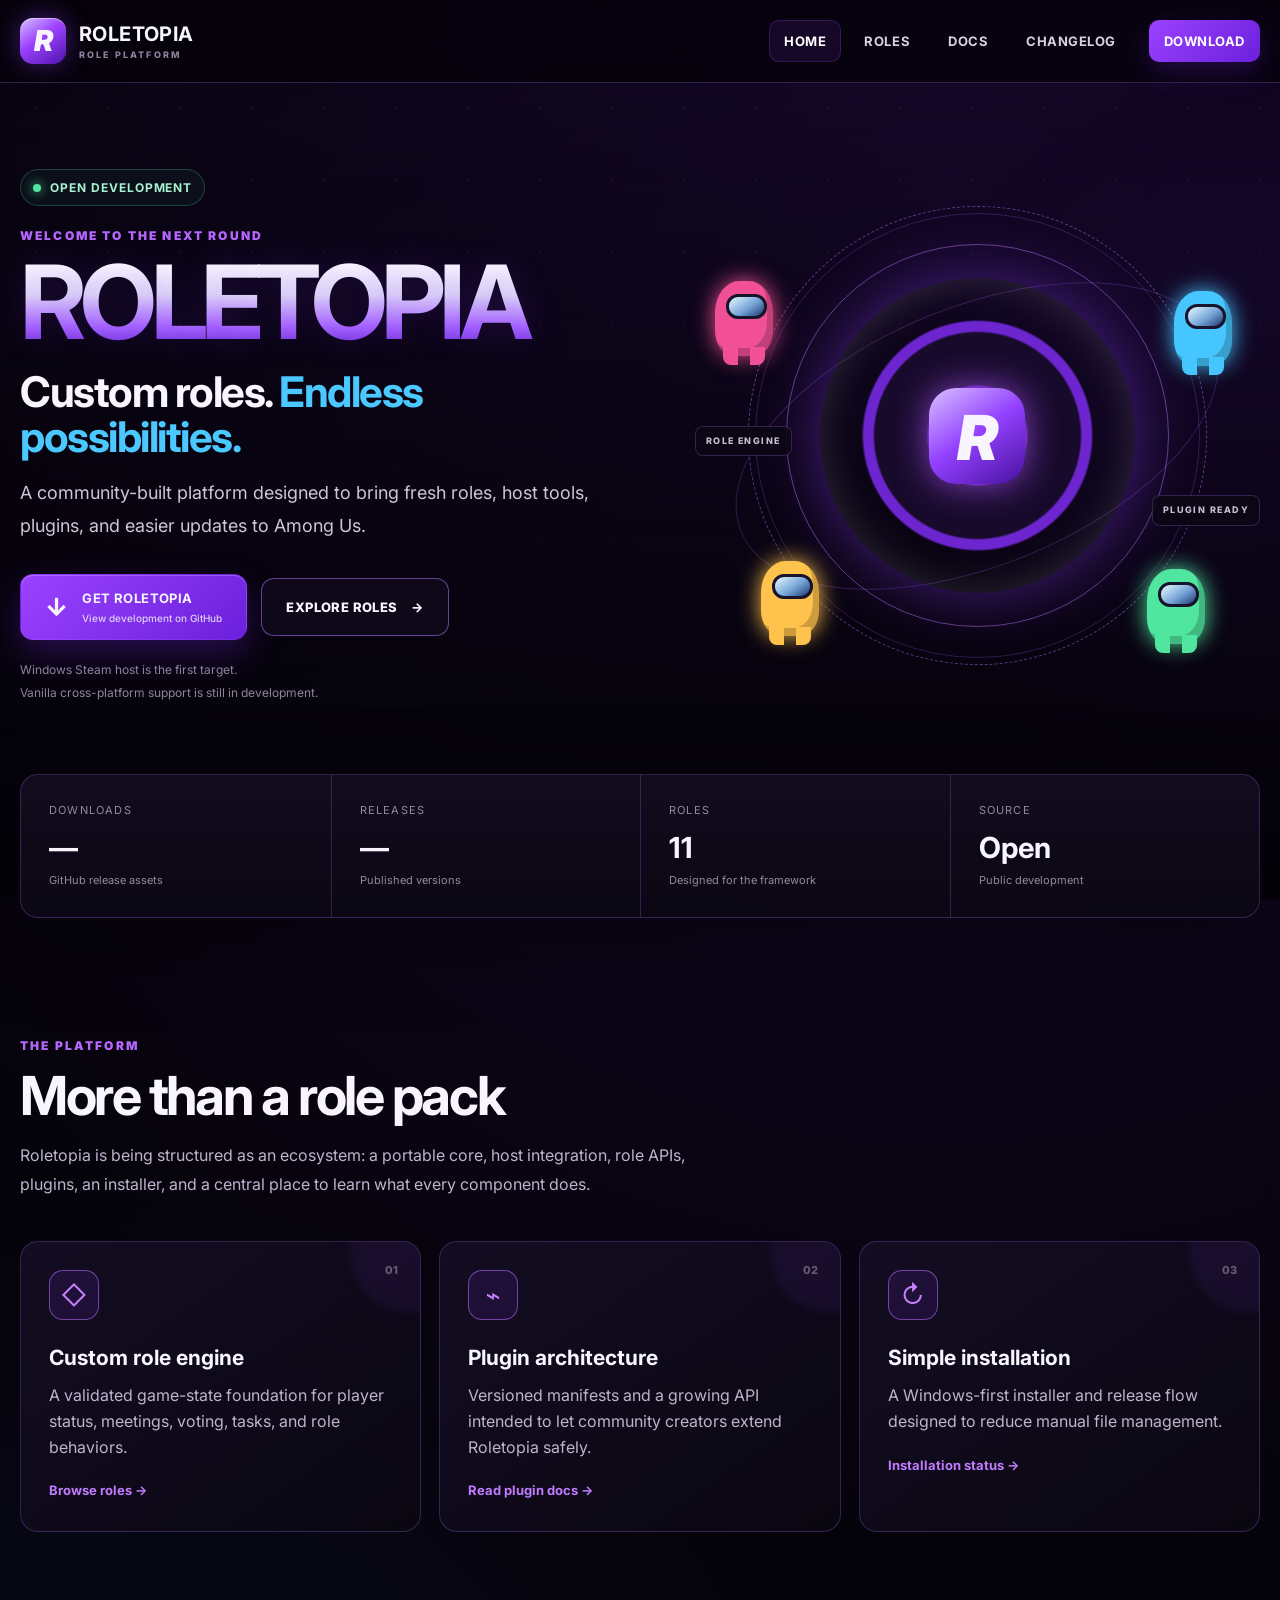
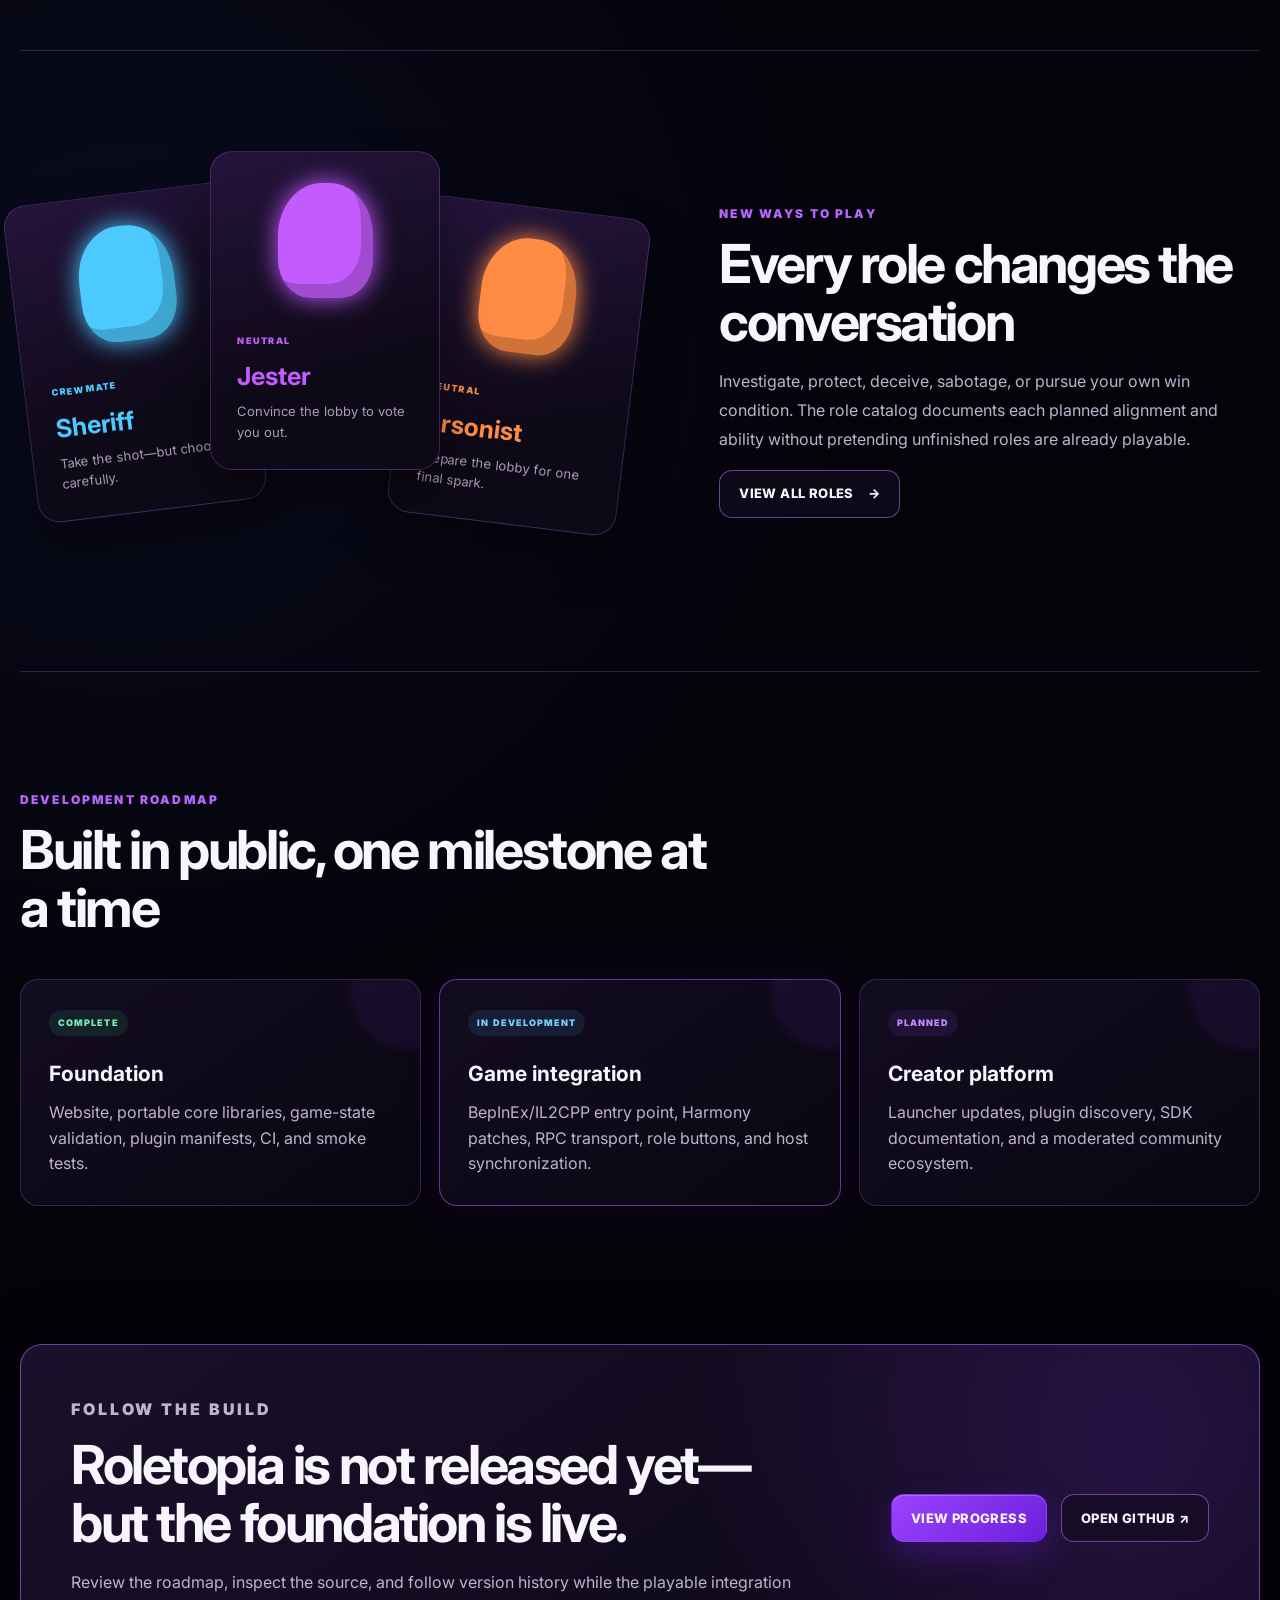
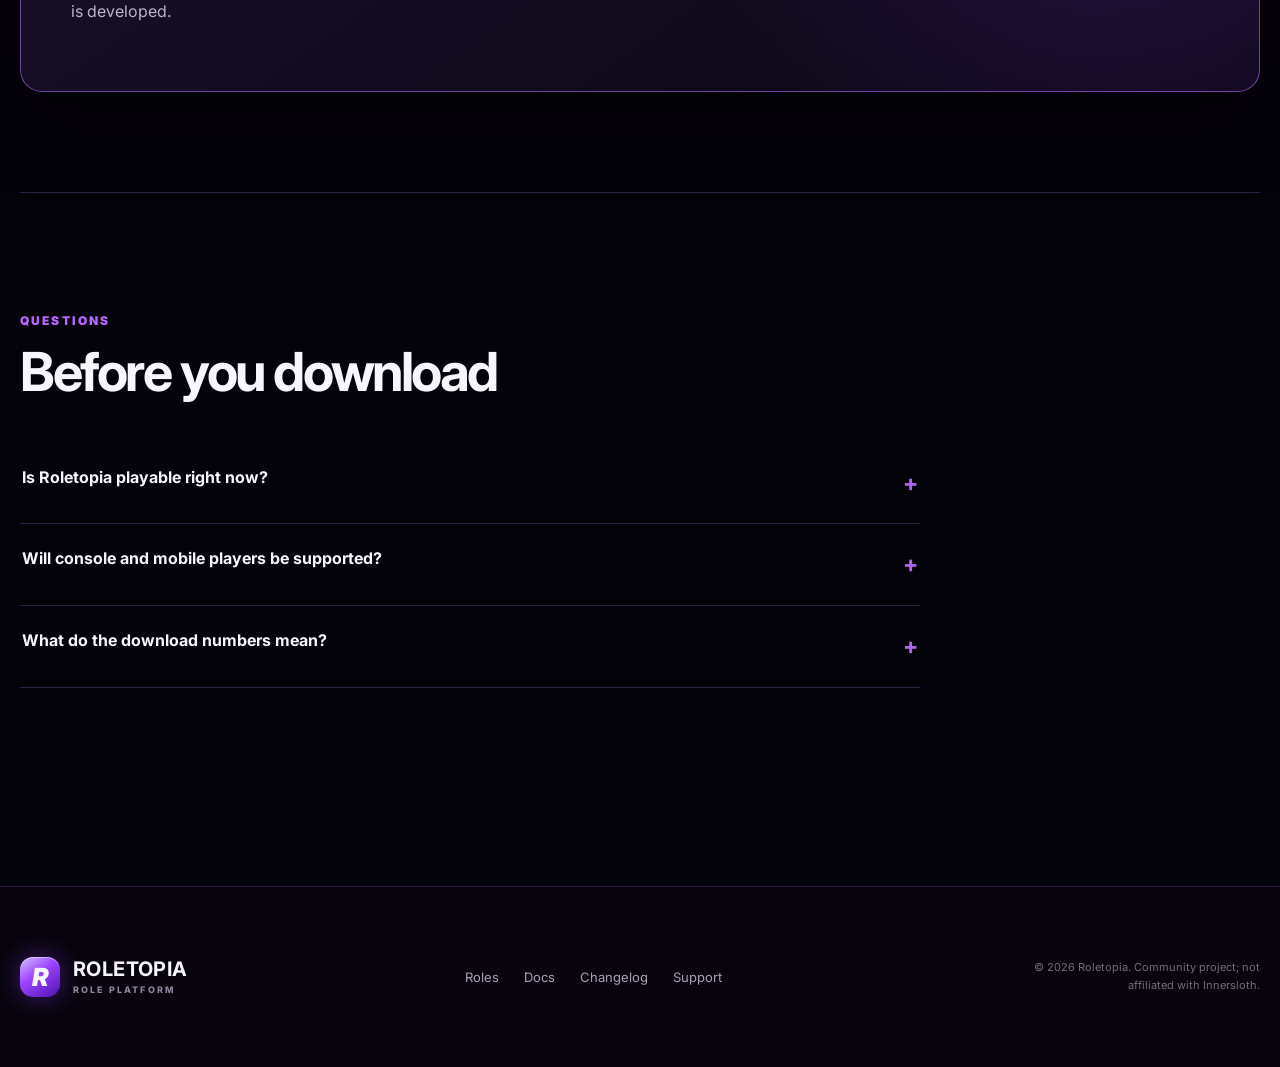
<file: index.html>
<!doctype html>
<html lang="en">
<head>
  <meta charset="utf-8">
  <meta name="viewport" content="width=device-width, initial-scale=1">
  <meta name="description" content="Roletopia is a community-built Among Us role platform with custom roles, plugins, an installer, and open development.">
  <meta name="theme-color" content="#090611">
  <title>Roletopia — Custom roles. Endless possibilities.</title>
  <link rel="preconnect" href="https://fonts.googleapis.com">
  <link rel="preconnect" href="https://fonts.gstatic.com" crossorigin>
  <link href="https://fonts.googleapis.com/css2?family=Inter:wght@400;500;600;700;800;900&display=swap" rel="stylesheet">
  <link rel="stylesheet" href="styles.css">
</head>
<body data-page="home">
  <a class="skip-link" href="#main-content">Skip to content</a>
  <div class="site-glow" aria-hidden="true"></div>

  <header class="site-header">
    <div class="nav-wrap">
      <a class="brand" href="index.html" aria-label="Roletopia home">
        <span class="brand-mark" aria-hidden="true">R</span>
        <span class="brand-copy"><strong>ROLETOPIA</strong><small>ROLE PLATFORM</small></span>
      </a>
      <button class="menu-button" type="button" aria-expanded="false" aria-controls="main-nav"><span></span><span></span><span></span><b>Menu</b></button>
      <nav id="main-nav" class="main-nav" aria-label="Main navigation">
        <a data-nav="home" href="index.html">Home</a>
        <a data-nav="roles" href="roles.html">Roles</a>
        <a data-nav="docs" href="docs.html">Docs</a>
        <a data-nav="changelog" href="changelog.html">Changelog</a>
        <a class="nav-download" data-nav="download" href="download.html">Download</a>
      </nav>
    </div>
  </header>

  <main id="main-content">
    <section class="hero section-shell">
      <div class="hero-copy reveal">
        <div class="status-pill"><span></span> Open development</div>
        <p class="eyebrow">WELCOME TO THE NEXT ROUND</p>
        <h1>ROLETOPIA</h1>
        <h2>Custom roles. <span>Endless possibilities.</span></h2>
        <p class="hero-text">A community-built platform designed to bring fresh roles, host tools, plugins, and easier updates to Among Us.</p>
        <div class="hero-actions">
          <a class="button button-primary" href="download.html"><span class="button-symbol">↓</span><span><strong>Get Roletopia</strong><small id="release-version">Checking latest release…</small></span></a>
          <a class="button button-secondary" href="roles.html">Explore roles <span>→</span></a>
        </div>
        <div class="hero-note"><span>Windows Steam host is the first target.</span><span>Vanilla cross-platform support is still in development.</span></div>
      </div>

      <div class="hero-visual reveal" aria-label="A futuristic portal surrounded by colorful crewmate silhouettes">
        <div class="orbit orbit-one"></div><div class="orbit orbit-two"></div>
        <div class="portal-core"><span class="portal-r"></span></div>
        <div class="mini-crew crew-a"></div><div class="mini-crew crew-b"></div><div class="mini-crew crew-c"></div><div class="mini-crew crew-d"></div>
        <div class="visual-label label-one">ROLE ENGINE</div><div class="visual-label label-two">PLUGIN READY</div>
      </div>
    </section>

    <section class="stats-band section-shell reveal" aria-label="Project statistics">
      <div class="stat"><span>Downloads</span><strong id="download-count">—</strong><small>GitHub release assets</small></div>
      <div class="stat"><span>Releases</span><strong id="release-count">—</strong><small>Published versions</small></div>
      <div class="stat"><span>Roles</span><strong>11</strong><small>Designed for the framework</small></div>
      <div class="stat"><span>Source</span><strong>Open</strong><small>Public development</small></div>
    </section>

    <section class="content-block section-shell">
      <div class="section-heading reveal"><p class="eyebrow">THE PLATFORM</p><h2>More than a role pack</h2><p>Roletopia is being structured as an ecosystem: a portable core, host integration, role APIs, plugins, an installer, and a central place to learn what every component does.</p></div>
      <div class="feature-grid">
        <article class="feature-card reveal"><span class="feature-number">01</span><div class="feature-icon">◇</div><h3>Custom role engine</h3><p>A validated game-state foundation for player status, meetings, voting, tasks, and role behaviors.</p><a href="roles.html">Browse roles →</a></article>
        <article class="feature-card reveal"><span class="feature-number">02</span><div class="feature-icon">⌁</div><h3>Plugin architecture</h3><p>Versioned manifests and a growing API intended to let community creators extend Roletopia safely.</p><a href="docs.html#plugins">Read plugin docs →</a></article>
        <article class="feature-card reveal"><span class="feature-number">03</span><div class="feature-icon">↻</div><h3>Simple installation</h3><p>A Windows-first installer and release flow designed to reduce manual file management.</p><a href="download.html">Installation status →</a></article>
      </div>
    </section>

    <section class="split-section section-shell">
      <div class="role-showcase reveal">
        <div class="role-card role-sheriff"><span>CREWMATE</span><h3>Sheriff</h3><p>Take the shot—but choose carefully.</p></div>
        <div class="role-card role-jester"><span>NEUTRAL</span><h3>Jester</h3><p>Convince the lobby to vote you out.</p></div>
        <div class="role-card role-arsonist"><span>NEUTRAL</span><h3>Arsonist</h3><p>Prepare the lobby for one final spark.</p></div>
      </div>
      <div class="split-copy reveal"><p class="eyebrow">NEW WAYS TO PLAY</p><h2>Every role changes the conversation</h2><p>Investigate, protect, deceive, sabotage, or pursue your own win condition. The role catalog documents each planned alignment and ability without pretending unfinished roles are already playable.</p><a class="button button-secondary compact" href="roles.html">View all roles <span>→</span></a></div>
    </section>

    <section class="roadmap-section section-shell">
      <div class="section-heading reveal"><p class="eyebrow">DEVELOPMENT ROADMAP</p><h2>Built in public, one milestone at a time</h2></div>
      <div class="roadmap-grid">
        <article class="roadmap-card complete reveal"><span>COMPLETE</span><h3>Foundation</h3><p>Website, portable core libraries, game-state validation, plugin manifests, CI, and smoke tests.</p></article>
        <article class="roadmap-card active reveal"><span>IN DEVELOPMENT</span><h3>Game integration</h3><p>BepInEx/IL2CPP entry point, Harmony patches, RPC transport, role buttons, and host synchronization.</p></article>
        <article class="roadmap-card reveal"><span>PLANNED</span><h3>Creator platform</h3><p>Launcher updates, plugin discovery, SDK documentation, and a moderated community ecosystem.</p></article>
      </div>
    </section>

    <section class="cta-section section-shell reveal">
      <div><p class="eyebrow">FOLLOW THE BUILD</p><h2>Roletopia is not released yet—but the foundation is live.</h2><p>Review the roadmap, inspect the source, and follow version history while the playable integration is developed.</p></div>
      <div class="cta-actions"><a class="button button-primary compact" href="changelog.html">View progress</a><a class="button button-secondary compact" href="https://github.com/fastnick21/Roletopia" target="_blank" rel="noreferrer">Open GitHub ↗</a></div>
    </section>

    <section class="faq section-shell">
      <div class="section-heading reveal"><p class="eyebrow">QUESTIONS</p><h2>Before you download</h2></div>
      <div class="faq-list reveal">
        <details><summary>Is Roletopia playable right now?<span>+</span></summary><p>Not yet. The architecture and website exist, but the Among Us IL2CPP integration and playable role implementations are still being built.</p></details>
        <details><summary>Will console and mobile players be supported?<span>+</span></summary><p>The goal is for vanilla clients to join a compatible host, but this must be proven through real game integration and platform testing before it can be promised.</p></details>
        <details><summary>What do the download numbers mean?<span>+</span></summary><p>They total actual downloads of files attached to public GitHub releases. They are not an estimated player count.</p></details>
      </div>
    </section>
  </main>

  <footer class="site-footer">
    <div class="footer-wrap"><a class="brand footer-brand" href="index.html"><span class="brand-mark">R</span><span class="brand-copy"><strong>ROLETOPIA</strong><small>ROLE PLATFORM</small></span></a><div class="footer-links"><a href="roles.html">Roles</a><a href="docs.html">Docs</a><a href="changelog.html">Changelog</a><a href="https://github.com/fastnick21/Roletopia/issues" target="_blank" rel="noreferrer">Support</a></div><p>© 2026 Roletopia. Community project; not affiliated with Innersloth.</p></div>
  </footer>
  <script src="app.js"></script>
</body>
</html>
</file>
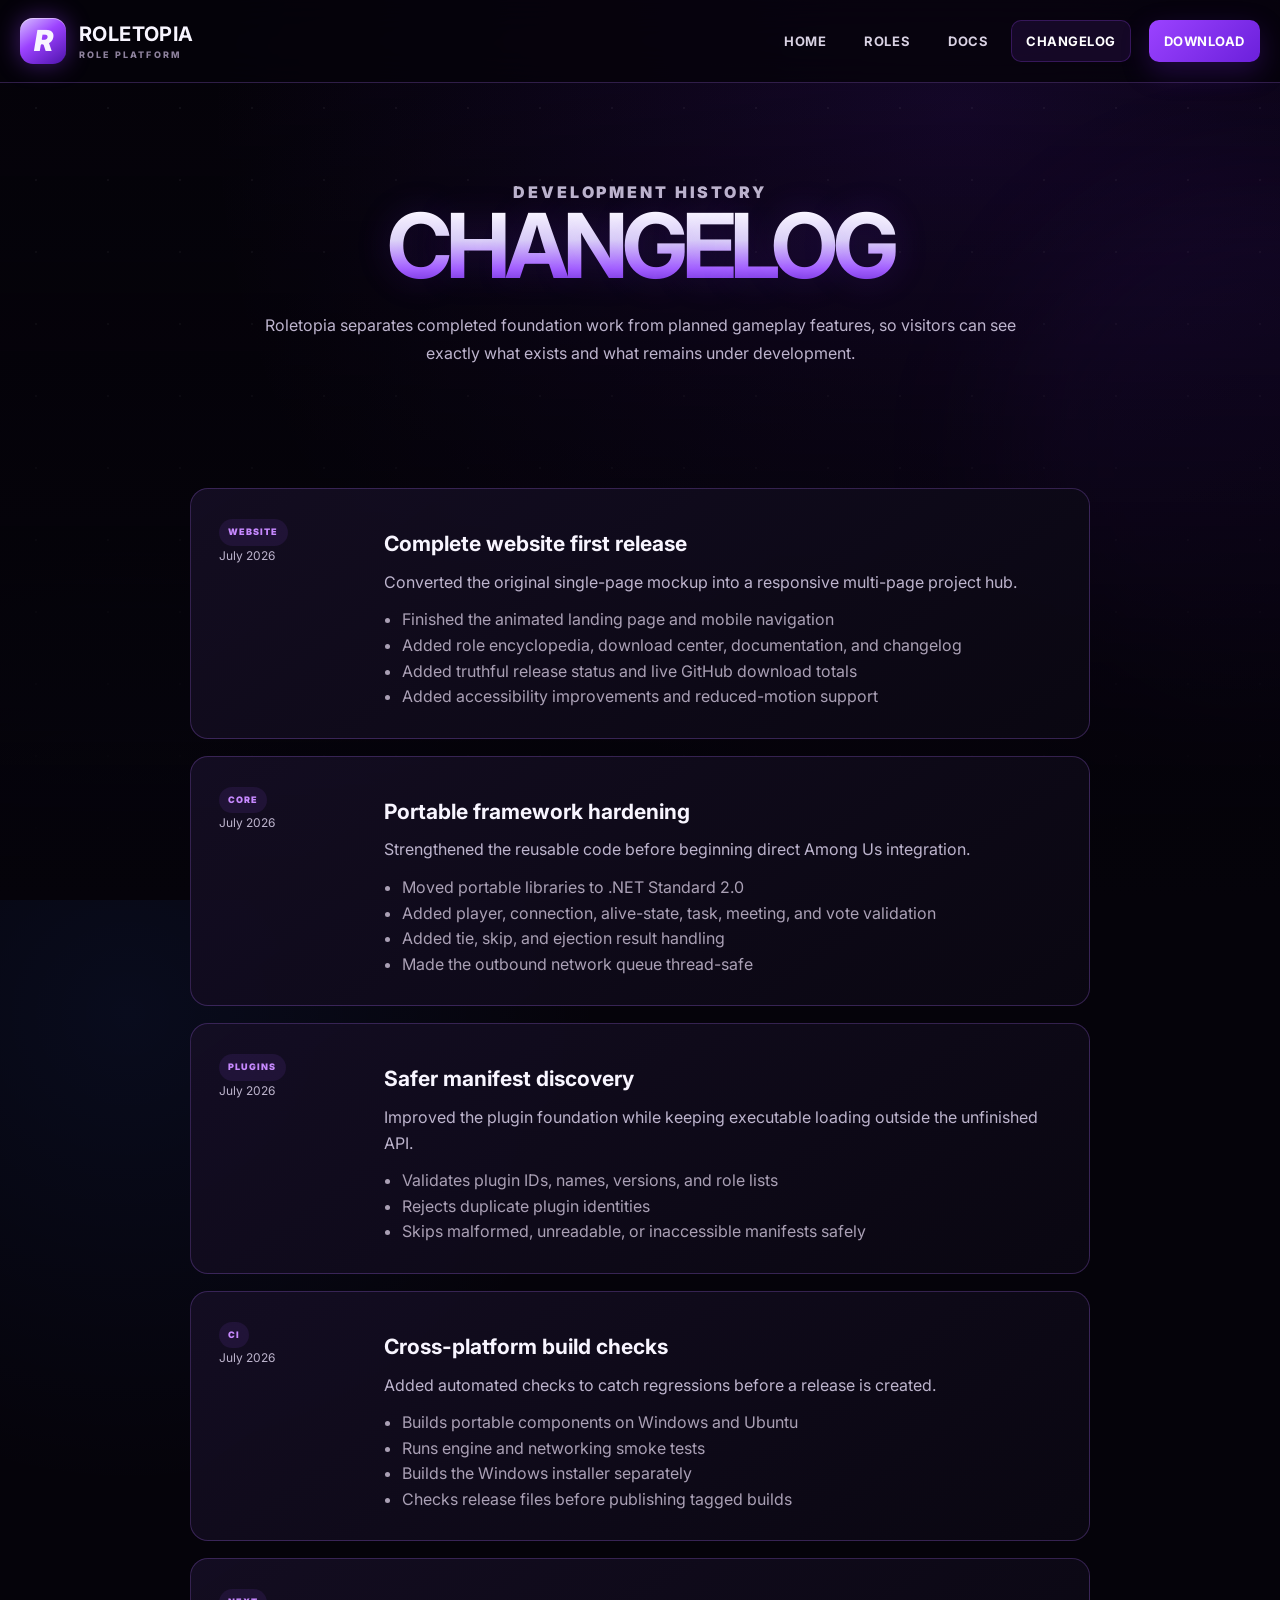
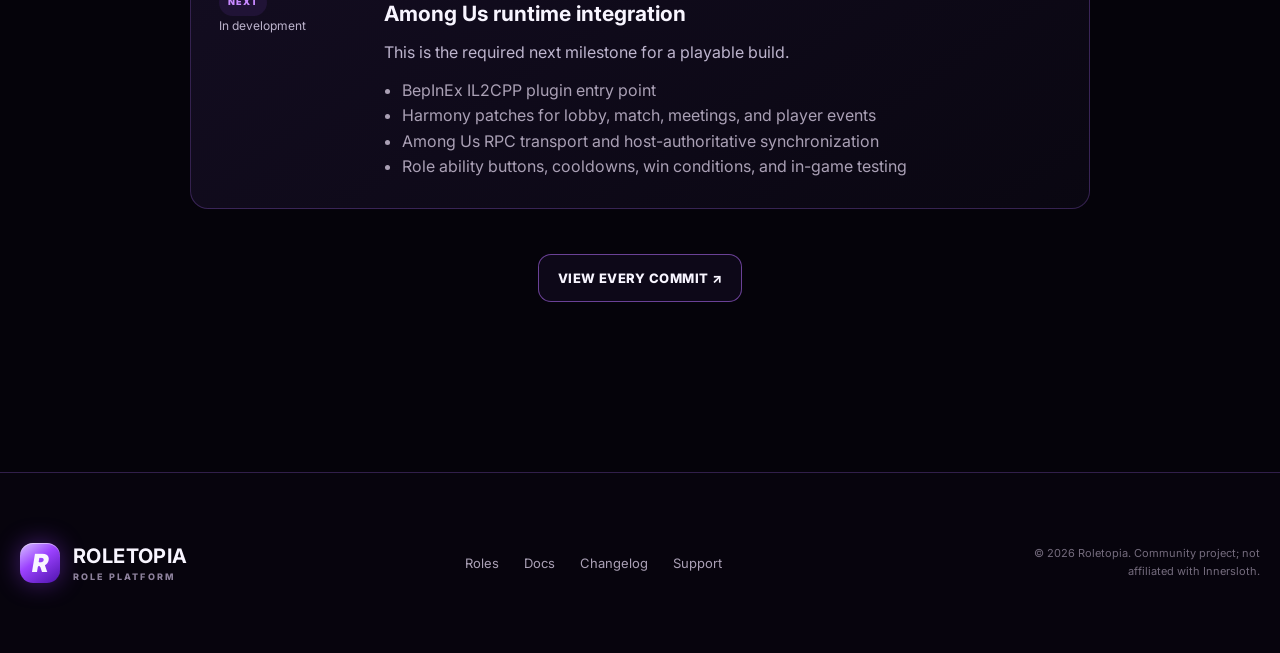
<file: changelog.html>
<!doctype html>
<html lang="en">
<head><meta charset="utf-8"><meta name="viewport" content="width=device-width,initial-scale=1"><meta name="description" content="Follow Roletopia website, framework, compatibility, and game-integration progress."><meta name="theme-color" content="#090611"><title>Changelog — Roletopia</title><link rel="preconnect" href="https://fonts.googleapis.com"><link rel="preconnect" href="https://fonts.gstatic.com" crossorigin><link href="https://fonts.googleapis.com/css2?family=Inter:wght@400;500;600;700;800;900&display=swap" rel="stylesheet"><link rel="stylesheet" href="styles.css"></head>
<body data-page="changelog"><a class="skip-link" href="#main-content">Skip to content</a><div class="site-glow" aria-hidden="true"></div>
<header class="site-header"><div class="nav-wrap"><a class="brand" href="index.html"><span class="brand-mark">R</span><span class="brand-copy"><strong>ROLETOPIA</strong><small>ROLE PLATFORM</small></span></a><button class="menu-button" type="button" aria-expanded="false" aria-controls="main-nav"><span></span><span></span><span></span><b>Menu</b></button><nav id="main-nav" class="main-nav"><a data-nav="home" href="index.html">Home</a><a data-nav="roles" href="roles.html">Roles</a><a data-nav="docs" href="docs.html">Docs</a><a data-nav="changelog" href="changelog.html">Changelog</a><a class="nav-download" data-nav="download" href="download.html">Download</a></nav></div></header>
<main id="main-content"><section class="page-hero section-shell reveal"><p class="eyebrow">DEVELOPMENT HISTORY</p><h1>CHANGELOG</h1><p>Roletopia separates completed foundation work from planned gameplay features, so visitors can see exactly what exists and what remains under development.</p></section>
<section class="page-section section-shell"><div class="change-list">
<article class="change-card reveal"><div><span class="change-badge">WEBSITE</span><p class="change-date">July 2026</p></div><div><h3>Complete website first release</h3><p>Converted the original single-page mockup into a responsive multi-page project hub.</p><ul><li>Finished the animated landing page and mobile navigation</li><li>Added role encyclopedia, download center, documentation, and changelog</li><li>Added truthful release status and live GitHub download totals</li><li>Added accessibility improvements and reduced-motion support</li></ul></div></article>
<article class="change-card reveal"><div><span class="change-badge">CORE</span><p class="change-date">July 2026</p></div><div><h3>Portable framework hardening</h3><p>Strengthened the reusable code before beginning direct Among Us integration.</p><ul><li>Moved portable libraries to .NET Standard 2.0</li><li>Added player, connection, alive-state, task, meeting, and vote validation</li><li>Added tie, skip, and ejection result handling</li><li>Made the outbound network queue thread-safe</li></ul></div></article>
<article class="change-card reveal"><div><span class="change-badge">PLUGINS</span><p class="change-date">July 2026</p></div><div><h3>Safer manifest discovery</h3><p>Improved the plugin foundation while keeping executable loading outside the unfinished API.</p><ul><li>Validates plugin IDs, names, versions, and role lists</li><li>Rejects duplicate plugin identities</li><li>Skips malformed, unreadable, or inaccessible manifests safely</li></ul></div></article>
<article class="change-card reveal"><div><span class="change-badge">CI</span><p class="change-date">July 2026</p></div><div><h3>Cross-platform build checks</h3><p>Added automated checks to catch regressions before a release is created.</p><ul><li>Builds portable components on Windows and Ubuntu</li><li>Runs engine and networking smoke tests</li><li>Builds the Windows installer separately</li><li>Checks release files before publishing tagged builds</li></ul></div></article>
<article class="change-card reveal"><div><span class="change-badge">NEXT</span><p class="change-date">In development</p></div><div><h3>Among Us runtime integration</h3><p>This is the required next milestone for a playable build.</p><ul><li>BepInEx IL2CPP plugin entry point</li><li>Harmony patches for lobby, match, meetings, and player events</li><li>Among Us RPC transport and host-authoritative synchronization</li><li>Role ability buttons, cooldowns, win conditions, and in-game testing</li></ul></div></article>
</div><div class="hero-actions" style="justify-content:center;margin-top:45px"><a class="button button-secondary compact" href="https://github.com/fastnick21/Roletopia/commits" target="_blank" rel="noreferrer">View every commit ↗</a></div></section></main>
<footer class="site-footer"><div class="footer-wrap"><a class="brand footer-brand" href="index.html"><span class="brand-mark">R</span><span class="brand-copy"><strong>ROLETOPIA</strong><small>ROLE PLATFORM</small></span></a><div class="footer-links"><a href="roles.html">Roles</a><a href="docs.html">Docs</a><a href="changelog.html">Changelog</a><a href="https://github.com/fastnick21/Roletopia/issues">Support</a></div><p>© 2026 Roletopia. Community project; not affiliated with Innersloth.</p></div></footer><script src="app.js"></script></body></html>
</file>
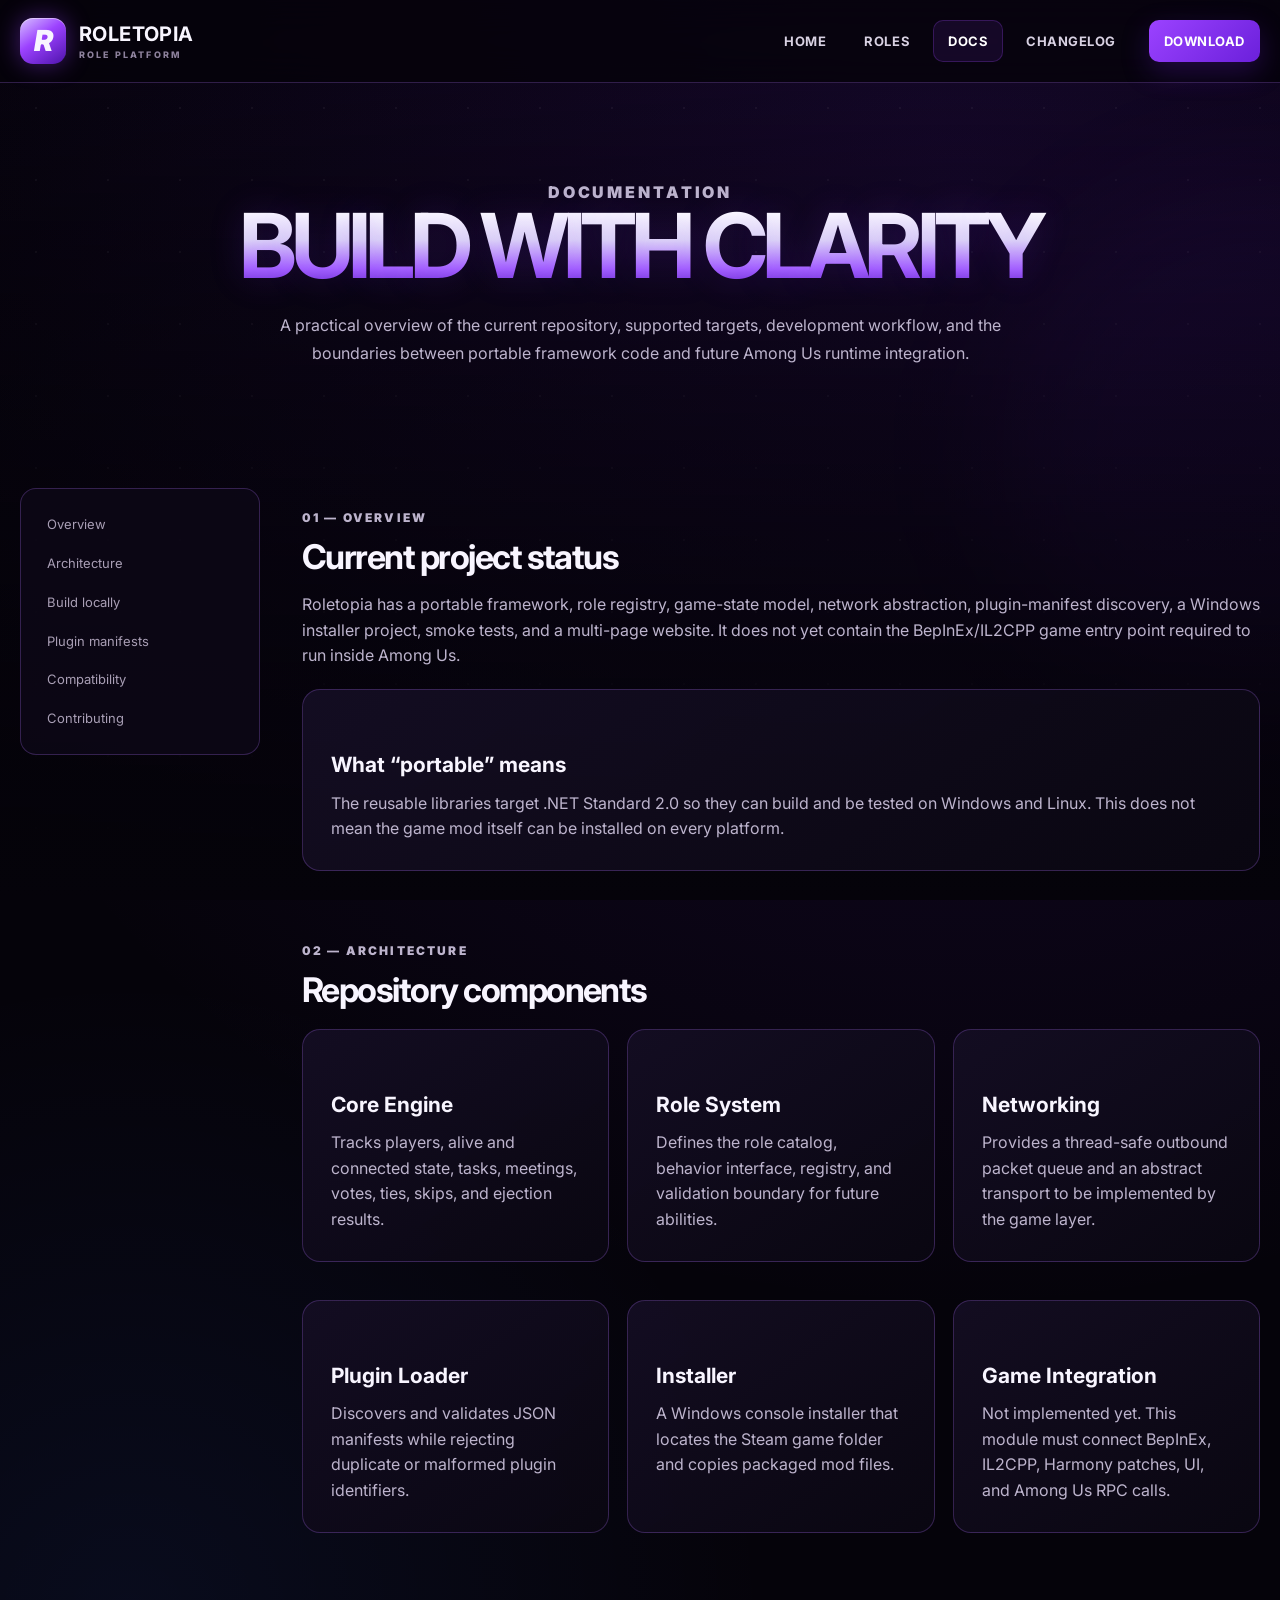
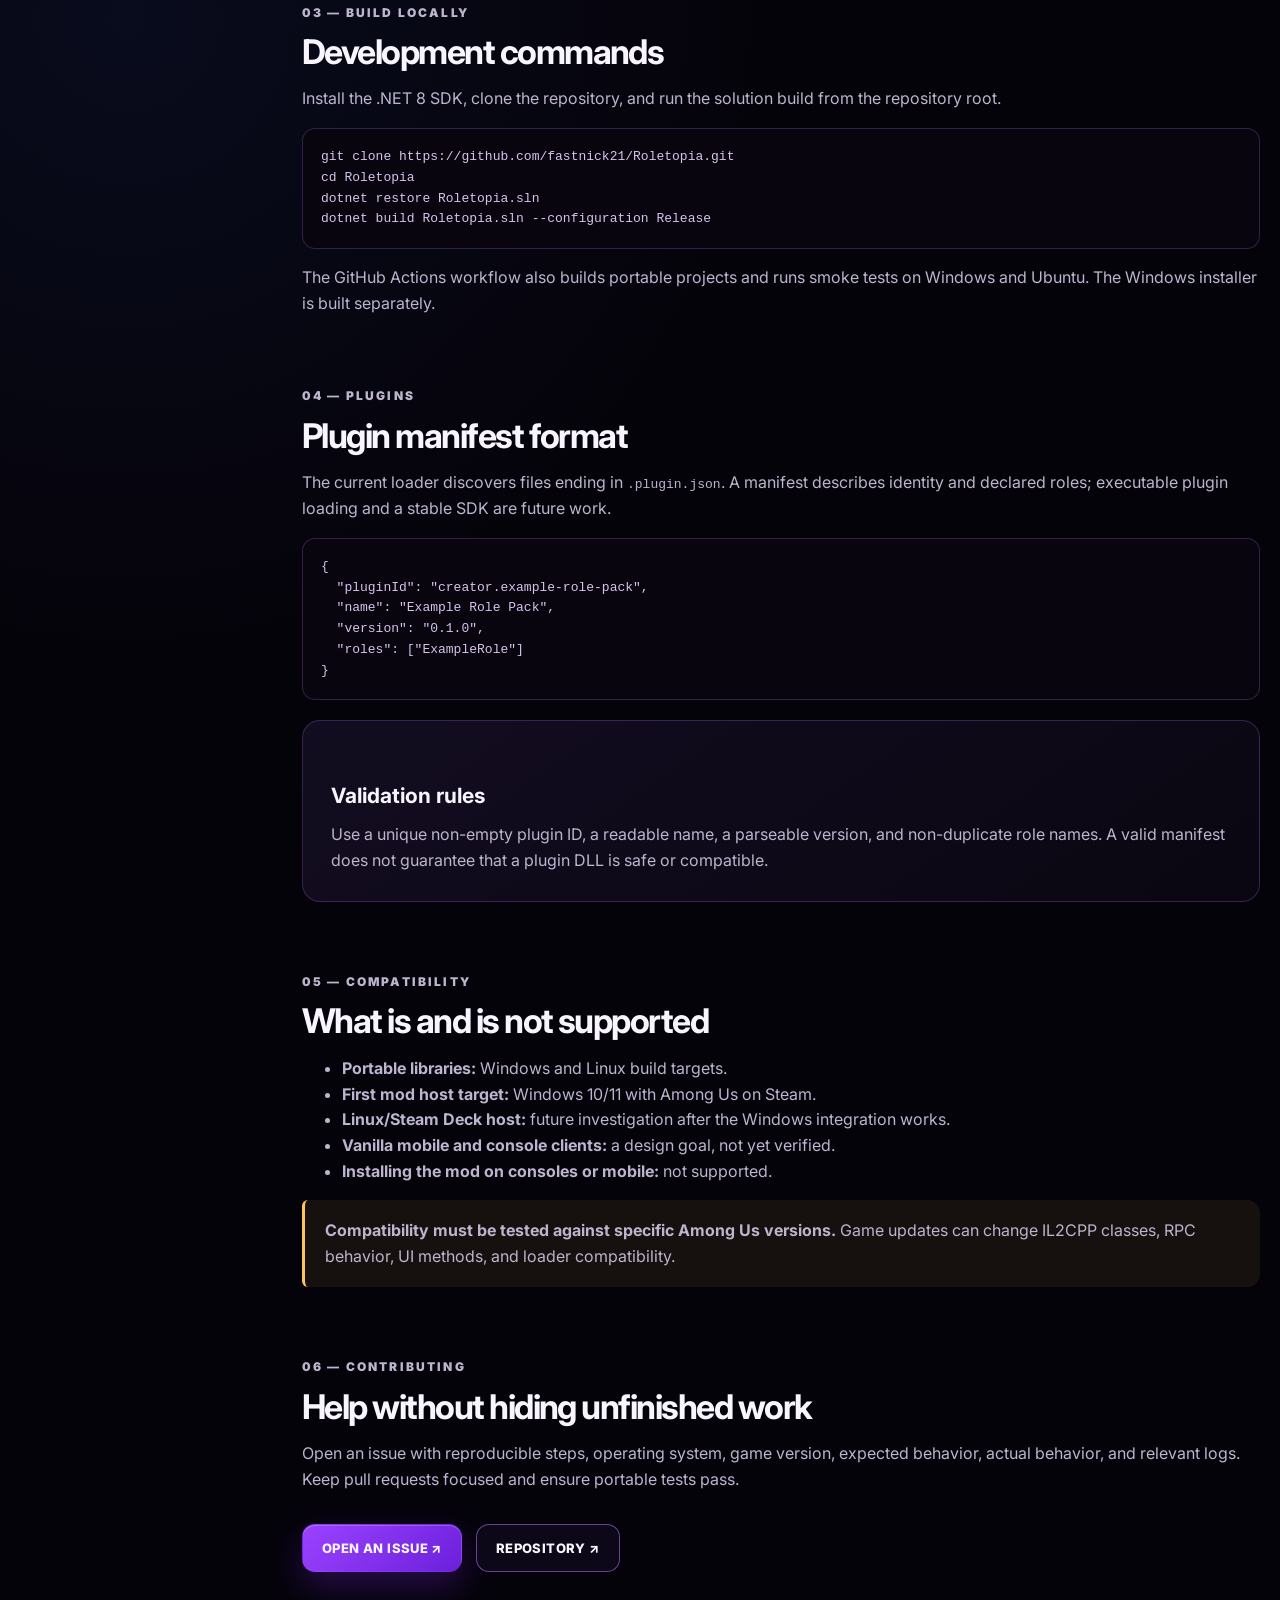
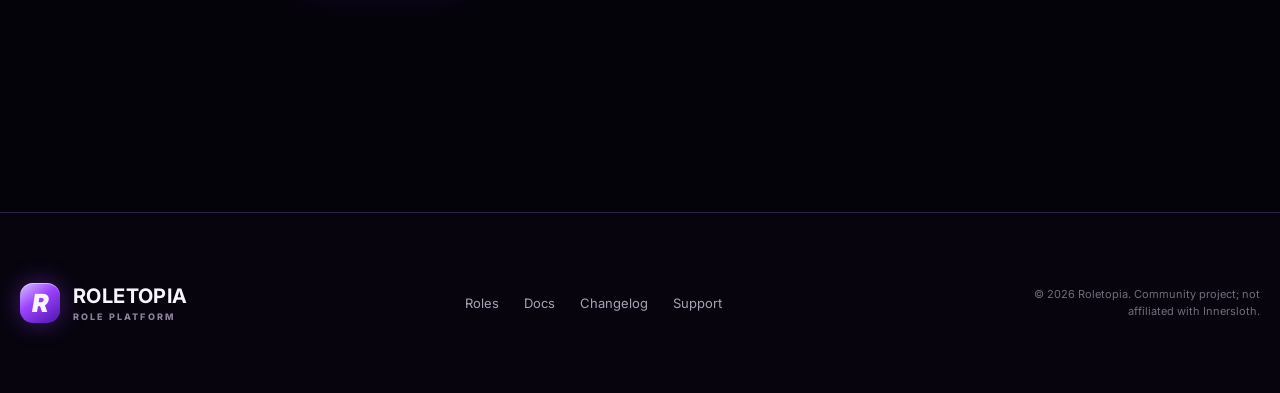
<file: docs.html>
<!doctype html>
<html lang="en">
<head><meta charset="utf-8"><meta name="viewport" content="width=device-width,initial-scale=1"><meta name="description" content="Roletopia architecture, plugin, build, and compatibility documentation."><meta name="theme-color" content="#090611"><title>Documentation — Roletopia</title><link rel="preconnect" href="https://fonts.googleapis.com"><link rel="preconnect" href="https://fonts.gstatic.com" crossorigin><link href="https://fonts.googleapis.com/css2?family=Inter:wght@400;500;600;700;800;900&display=swap" rel="stylesheet"><link rel="stylesheet" href="styles.css"></head>
<body data-page="docs"><a class="skip-link" href="#main-content">Skip to content</a><div class="site-glow" aria-hidden="true"></div>
<header class="site-header"><div class="nav-wrap"><a class="brand" href="index.html"><span class="brand-mark">R</span><span class="brand-copy"><strong>ROLETOPIA</strong><small>ROLE PLATFORM</small></span></a><button class="menu-button" type="button" aria-expanded="false" aria-controls="main-nav"><span></span><span></span><span></span><b>Menu</b></button><nav id="main-nav" class="main-nav"><a data-nav="home" href="index.html">Home</a><a data-nav="roles" href="roles.html">Roles</a><a data-nav="docs" href="docs.html">Docs</a><a data-nav="changelog" href="changelog.html">Changelog</a><a class="nav-download" data-nav="download" href="download.html">Download</a></nav></div></header>
<main id="main-content"><section class="page-hero section-shell reveal"><p class="eyebrow">DOCUMENTATION</p><h1>BUILD WITH CLARITY</h1><p>A practical overview of the current repository, supported targets, development workflow, and the boundaries between portable framework code and future Among Us runtime integration.</p></section>
<section class="page-section section-shell"><div class="docs-layout"><aside class="docs-sidebar reveal" aria-label="Documentation sections"><a href="#overview">Overview</a><a href="#architecture">Architecture</a><a href="#build">Build locally</a><a href="#plugins">Plugin manifests</a><a href="#compatibility">Compatibility</a><a href="#contributing">Contributing</a></aside>
<div class="docs-content">
<section id="overview" class="reveal"><p class="eyebrow">01 — OVERVIEW</p><h2>Current project status</h2><p>Roletopia has a portable framework, role registry, game-state model, network abstraction, plugin-manifest discovery, a Windows installer project, smoke tests, and a multi-page website. It does not yet contain the BepInEx/IL2CPP game entry point required to run inside Among Us.</p><div class="doc-card"><h3>What “portable” means</h3><p>The reusable libraries target .NET Standard 2.0 so they can build and be tested on Windows and Linux. This does not mean the game mod itself can be installed on every platform.</p></div></section>
<section id="architecture" class="reveal"><p class="eyebrow">02 — ARCHITECTURE</p><h2>Repository components</h2><div class="feature-grid"><article class="doc-card"><h3>Core Engine</h3><p>Tracks players, alive and connected state, tasks, meetings, votes, ties, skips, and ejection results.</p></article><article class="doc-card"><h3>Role System</h3><p>Defines the role catalog, behavior interface, registry, and validation boundary for future abilities.</p></article><article class="doc-card"><h3>Networking</h3><p>Provides a thread-safe outbound packet queue and an abstract transport to be implemented by the game layer.</p></article><article class="doc-card"><h3>Plugin Loader</h3><p>Discovers and validates JSON manifests while rejecting duplicate or malformed plugin identifiers.</p></article><article class="doc-card"><h3>Installer</h3><p>A Windows console installer that locates the Steam game folder and copies packaged mod files.</p></article><article class="doc-card"><h3>Game Integration</h3><p>Not implemented yet. This module must connect BepInEx, IL2CPP, Harmony patches, UI, and Among Us RPC calls.</p></article></div></section>
<section id="build" class="reveal"><p class="eyebrow">03 — BUILD LOCALLY</p><h2>Development commands</h2><p>Install the .NET 8 SDK, clone the repository, and run the solution build from the repository root.</p><pre class="code-block"><code>git clone https://github.com/fastnick21/Roletopia.git
cd Roletopia
dotnet restore Roletopia.sln
dotnet build Roletopia.sln --configuration Release</code></pre><p>The GitHub Actions workflow also builds portable projects and runs smoke tests on Windows and Ubuntu. The Windows installer is built separately.</p></section>
<section id="plugins" class="reveal"><p class="eyebrow">04 — PLUGINS</p><h2>Plugin manifest format</h2><p>The current loader discovers files ending in <code>.plugin.json</code>. A manifest describes identity and declared roles; executable plugin loading and a stable SDK are future work.</p><pre class="code-block"><code>{
  "pluginId": "creator.example-role-pack",
  "name": "Example Role Pack",
  "version": "0.1.0",
  "roles": ["ExampleRole"]
}</code></pre><div class="doc-card"><h3>Validation rules</h3><p>Use a unique non-empty plugin ID, a readable name, a parseable version, and non-duplicate role names. A valid manifest does not guarantee that a plugin DLL is safe or compatible.</p></div></section>
<section id="compatibility" class="reveal"><p class="eyebrow">05 — COMPATIBILITY</p><h2>What is and is not supported</h2><ul><li><strong>Portable libraries:</strong> Windows and Linux build targets.</li><li><strong>First mod host target:</strong> Windows 10/11 with Among Us on Steam.</li><li><strong>Linux/Steam Deck host:</strong> future investigation after the Windows integration works.</li><li><strong>Vanilla mobile and console clients:</strong> a design goal, not yet verified.</li><li><strong>Installing the mod on consoles or mobile:</strong> not supported.</li></ul><p class="notice"><strong>Compatibility must be tested against specific Among Us versions.</strong> Game updates can change IL2CPP classes, RPC behavior, UI methods, and loader compatibility.</p></section>
<section id="contributing" class="reveal"><p class="eyebrow">06 — CONTRIBUTING</p><h2>Help without hiding unfinished work</h2><p>Open an issue with reproducible steps, operating system, game version, expected behavior, actual behavior, and relevant logs. Keep pull requests focused and ensure portable tests pass.</p><div class="hero-actions"><a class="button button-primary compact" href="https://github.com/fastnick21/Roletopia/issues" target="_blank" rel="noreferrer">Open an issue ↗</a><a class="button button-secondary compact" href="https://github.com/fastnick21/Roletopia" target="_blank" rel="noreferrer">Repository ↗</a></div></section>
</div></div></section></main>
<footer class="site-footer"><div class="footer-wrap"><a class="brand footer-brand" href="index.html"><span class="brand-mark">R</span><span class="brand-copy"><strong>ROLETOPIA</strong><small>ROLE PLATFORM</small></span></a><div class="footer-links"><a href="roles.html">Roles</a><a href="docs.html">Docs</a><a href="changelog.html">Changelog</a><a href="https://github.com/fastnick21/Roletopia/issues">Support</a></div><p>© 2026 Roletopia. Community project; not affiliated with Innersloth.</p></div></footer><script src="app.js"></script></body></html>
</file>
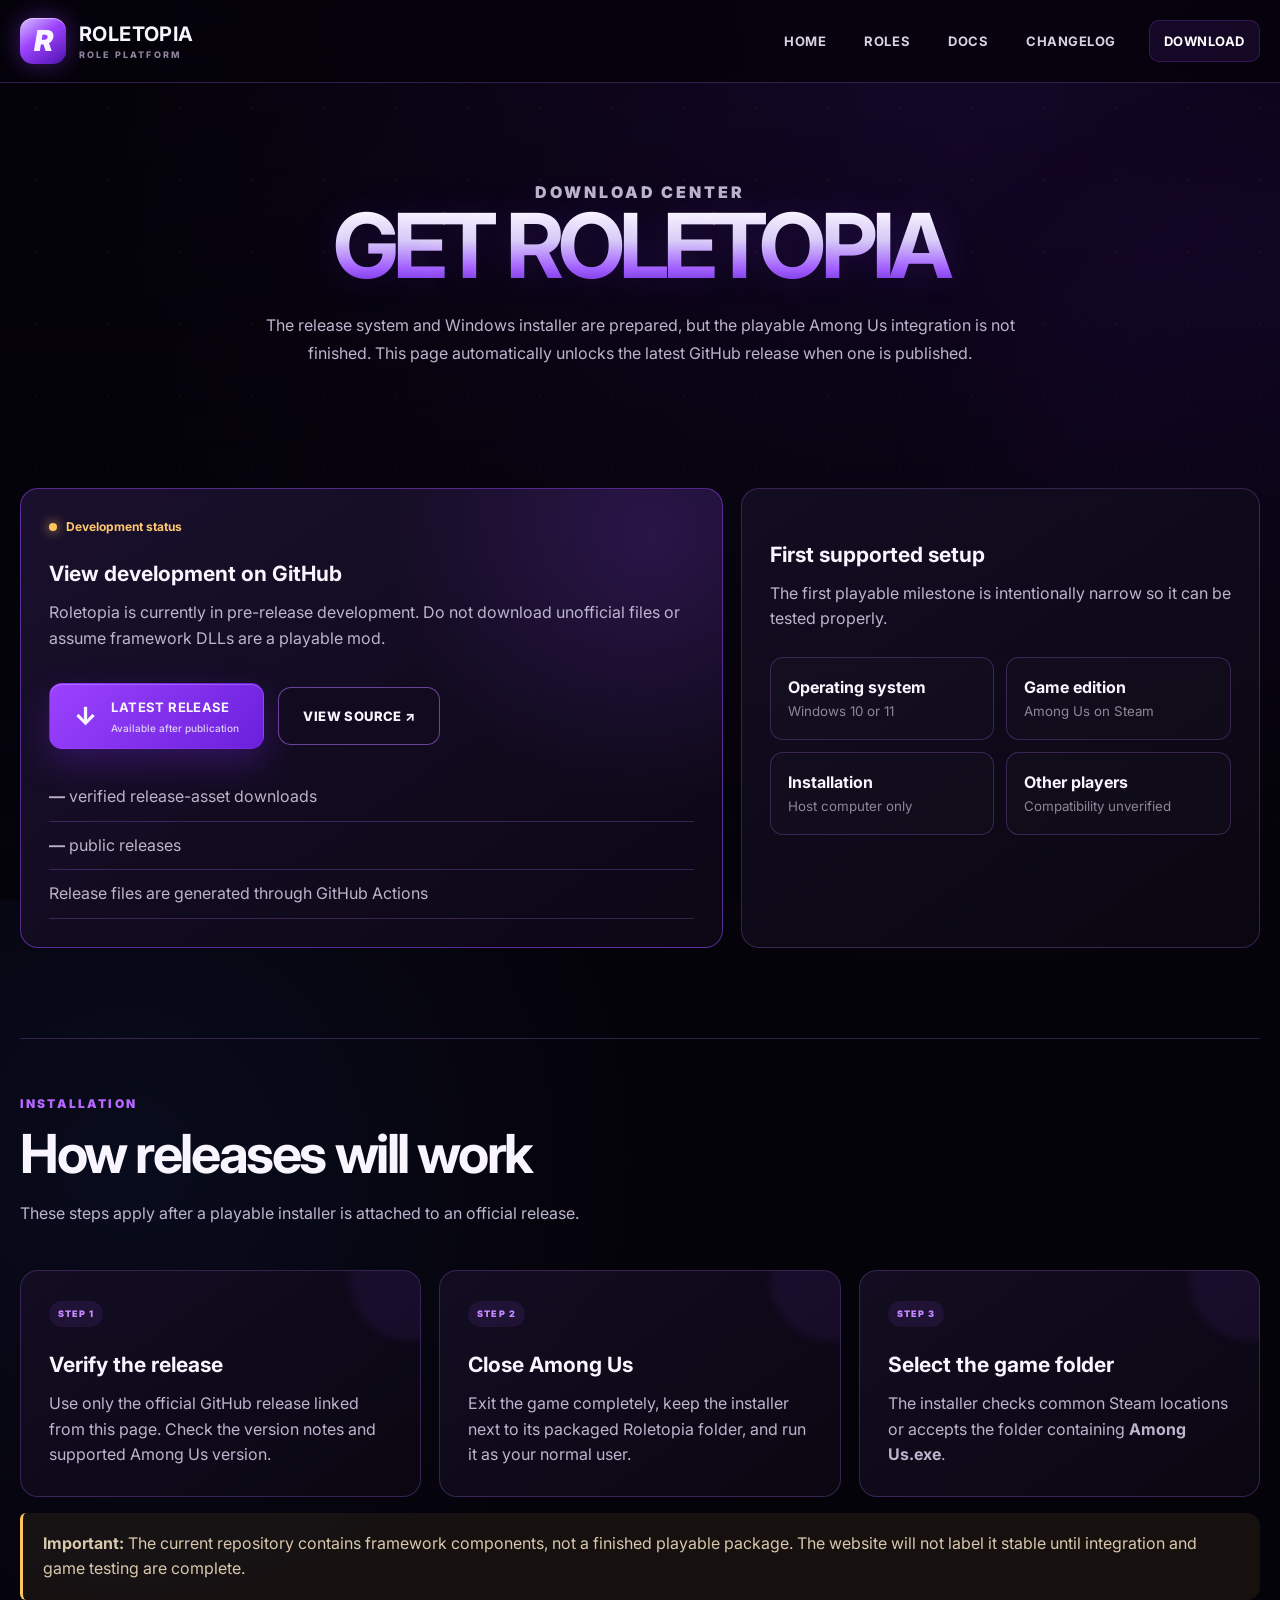
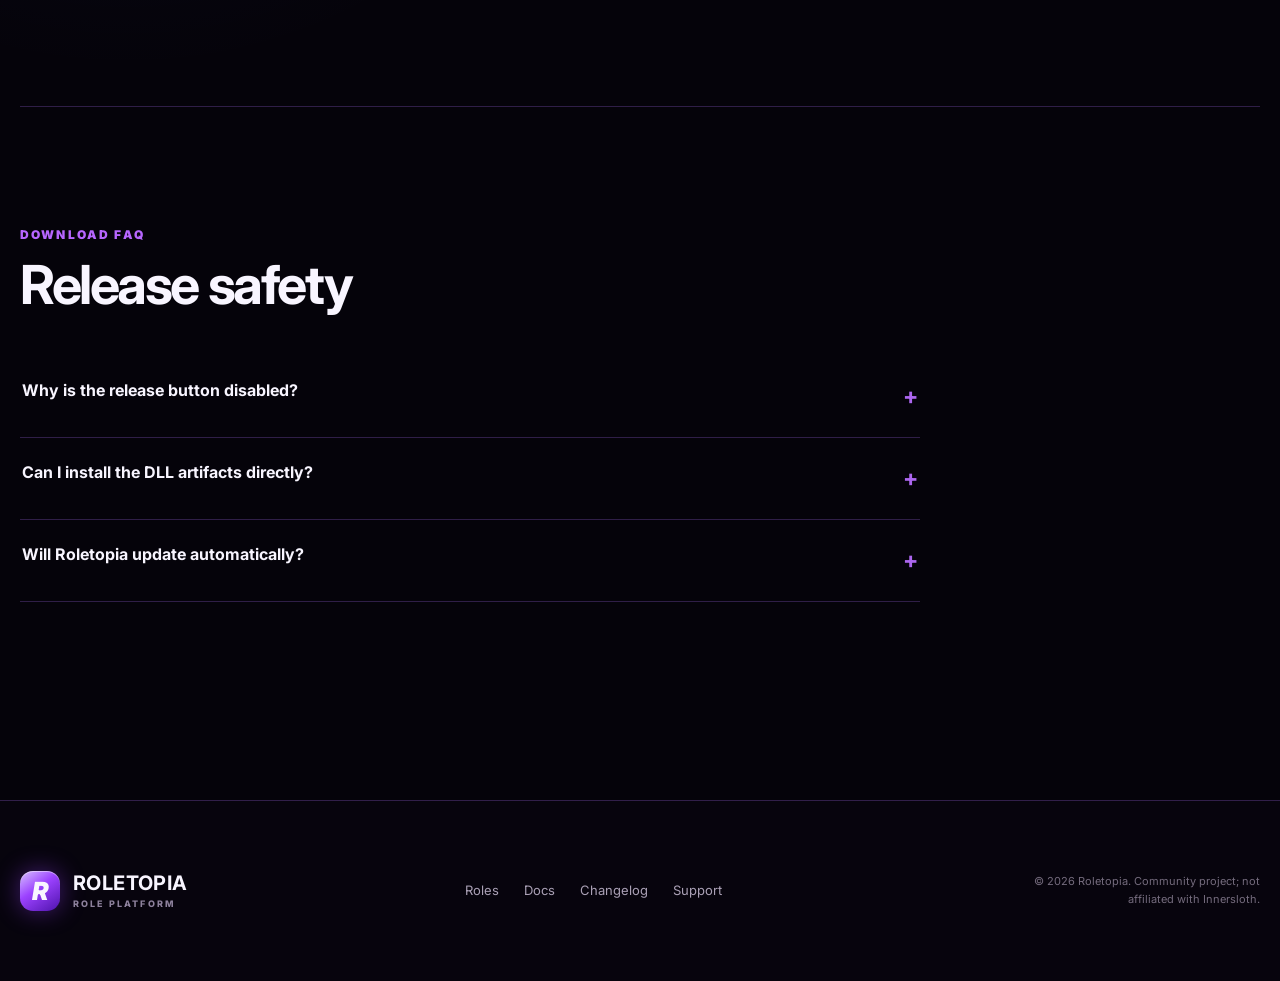
<file: download.html>
<!doctype html>
<html lang="en">
<head><meta charset="utf-8"><meta name="viewport" content="width=device-width,initial-scale=1"><meta name="description" content="Download status, requirements, and installation information for Roletopia."><meta name="theme-color" content="#090611"><title>Download — Roletopia</title><link rel="preconnect" href="https://fonts.googleapis.com"><link rel="preconnect" href="https://fonts.gstatic.com" crossorigin><link href="https://fonts.googleapis.com/css2?family=Inter:wght@400;500;600;700;800;900&display=swap" rel="stylesheet"><link rel="stylesheet" href="styles.css"></head>
<body data-page="download"><a class="skip-link" href="#main-content">Skip to content</a><div class="site-glow" aria-hidden="true"></div>
<header class="site-header"><div class="nav-wrap"><a class="brand" href="index.html"><span class="brand-mark">R</span><span class="brand-copy"><strong>ROLETOPIA</strong><small>ROLE PLATFORM</small></span></a><button class="menu-button" type="button" aria-expanded="false" aria-controls="main-nav"><span></span><span></span><span></span><b>Menu</b></button><nav id="main-nav" class="main-nav"><a data-nav="home" href="index.html">Home</a><a data-nav="roles" href="roles.html">Roles</a><a data-nav="docs" href="docs.html">Docs</a><a data-nav="changelog" href="changelog.html">Changelog</a><a class="nav-download" data-nav="download" href="download.html">Download</a></nav></div></header>
<main id="main-content"><section class="page-hero section-shell reveal"><p class="eyebrow">DOWNLOAD CENTER</p><h1>GET ROLETOPIA</h1><p>The release system and Windows installer are prepared, but the playable Among Us integration is not finished. This page automatically unlocks the latest GitHub release when one is published.</p></section>
<section class="page-section section-shell"><div class="download-grid">
<article class="download-card primary-download reveal"><div class="release-status"><span></span> Development status</div><h3 id="release-version">Checking published releases…</h3><p>Roletopia is currently in pre-release development. Do not download unofficial files or assume framework DLLs are a playable mod.</p><div class="hero-actions"><a class="button button-primary" data-latest-release-link aria-disabled="true" href="https://github.com/fastnick21/Roletopia/releases"><span class="button-symbol">↓</span><span><strong>Latest release</strong><small>Available after publication</small></span></a><a class="button button-secondary" href="https://github.com/fastnick21/Roletopia" target="_blank" rel="noreferrer">View source ↗</a></div><ul class="download-list"><li><strong data-download-count>—</strong> verified release-asset downloads</li><li><strong data-release-count>—</strong> public releases</li><li>Release files are generated through GitHub Actions</li></ul></article>
<article class="download-card reveal"><h3>First supported setup</h3><p>The first playable milestone is intentionally narrow so it can be tested properly.</p><div class="requirements"><div class="requirement"><strong>Operating system</strong><small>Windows 10 or 11</small></div><div class="requirement"><strong>Game edition</strong><small>Among Us on Steam</small></div><div class="requirement"><strong>Installation</strong><small>Host computer only</small></div><div class="requirement"><strong>Other players</strong><small>Compatibility unverified</small></div></div></article>
</div></section>
<section class="page-section section-shell"><div class="section-heading reveal"><p class="eyebrow">INSTALLATION</p><h2>How releases will work</h2><p>These steps apply after a playable installer is attached to an official release.</p></div><div class="roadmap-grid"><article class="roadmap-card reveal"><span>STEP 1</span><h3>Verify the release</h3><p>Use only the official GitHub release linked from this page. Check the version notes and supported Among Us version.</p></article><article class="roadmap-card reveal"><span>STEP 2</span><h3>Close Among Us</h3><p>Exit the game completely, keep the installer next to its packaged Roletopia folder, and run it as your normal user.</p></article><article class="roadmap-card reveal"><span>STEP 3</span><h3>Select the game folder</h3><p>The installer checks common Steam locations or accepts the folder containing <strong>Among Us.exe</strong>.</p></article></div><p class="notice reveal"><strong>Important:</strong> The current repository contains framework components, not a finished playable package. The website will not label it stable until integration and game testing are complete.</p></section>
<section class="faq section-shell"><div class="section-heading reveal"><p class="eyebrow">DOWNLOAD FAQ</p><h2>Release safety</h2></div><div class="faq-list reveal"><details><summary>Why is the release button disabled?<span>+</span></summary><p>No completed playable release has been published yet. The button will link to the newest official release automatically when one exists.</p></details><details><summary>Can I install the DLL artifacts directly?<span>+</span></summary><p>No. The portable framework DLLs are development outputs and do not include the required Among Us loader and runtime hooks.</p></details><details><summary>Will Roletopia update automatically?<span>+</span></summary><p>Automatic updating is planned for a later launcher milestone. Early releases will use the official download page and version notes.</p></details></div></section></main>
<footer class="site-footer"><div class="footer-wrap"><a class="brand footer-brand" href="index.html"><span class="brand-mark">R</span><span class="brand-copy"><strong>ROLETOPIA</strong><small>ROLE PLATFORM</small></span></a><div class="footer-links"><a href="roles.html">Roles</a><a href="docs.html">Docs</a><a href="changelog.html">Changelog</a><a href="https://github.com/fastnick21/Roletopia/issues">Support</a></div><p>© 2026 Roletopia. Community project; not affiliated with Innersloth.</p></div></footer><script src="app.js"></script></body></html>
</file>
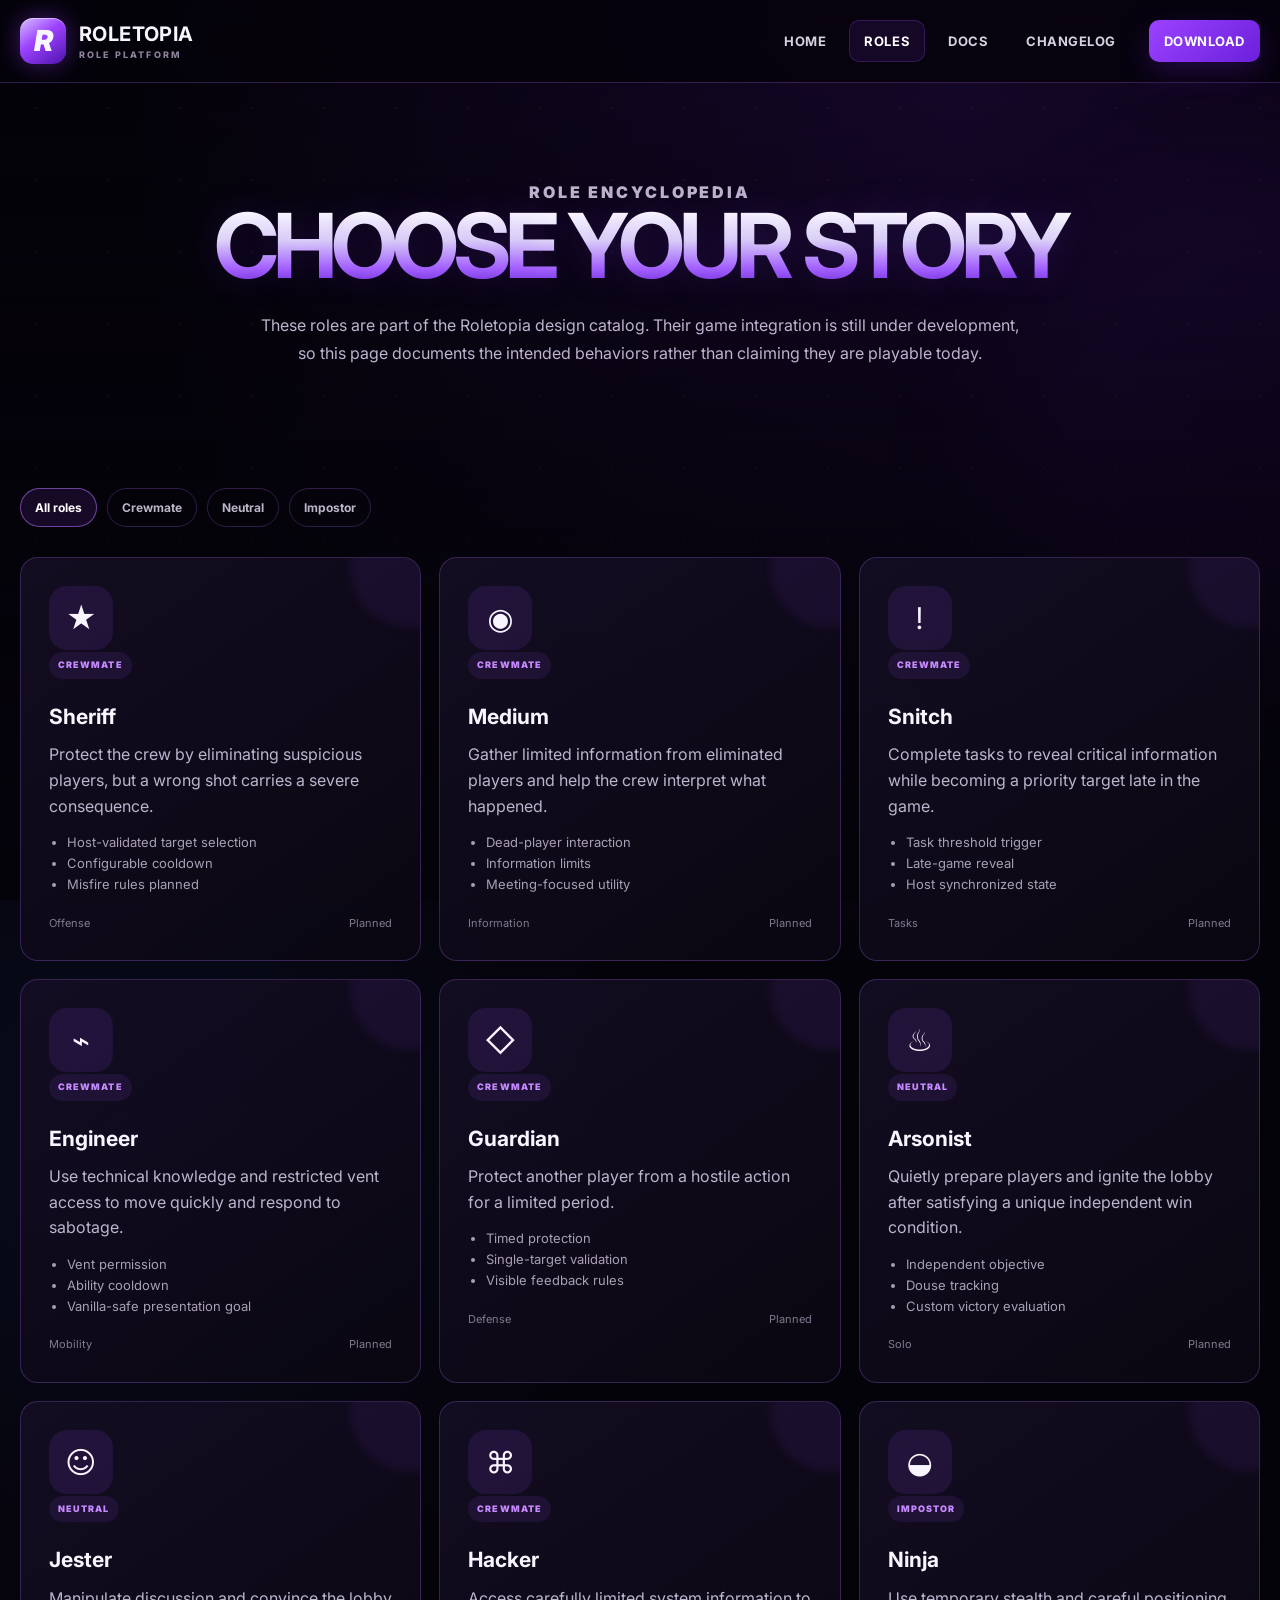
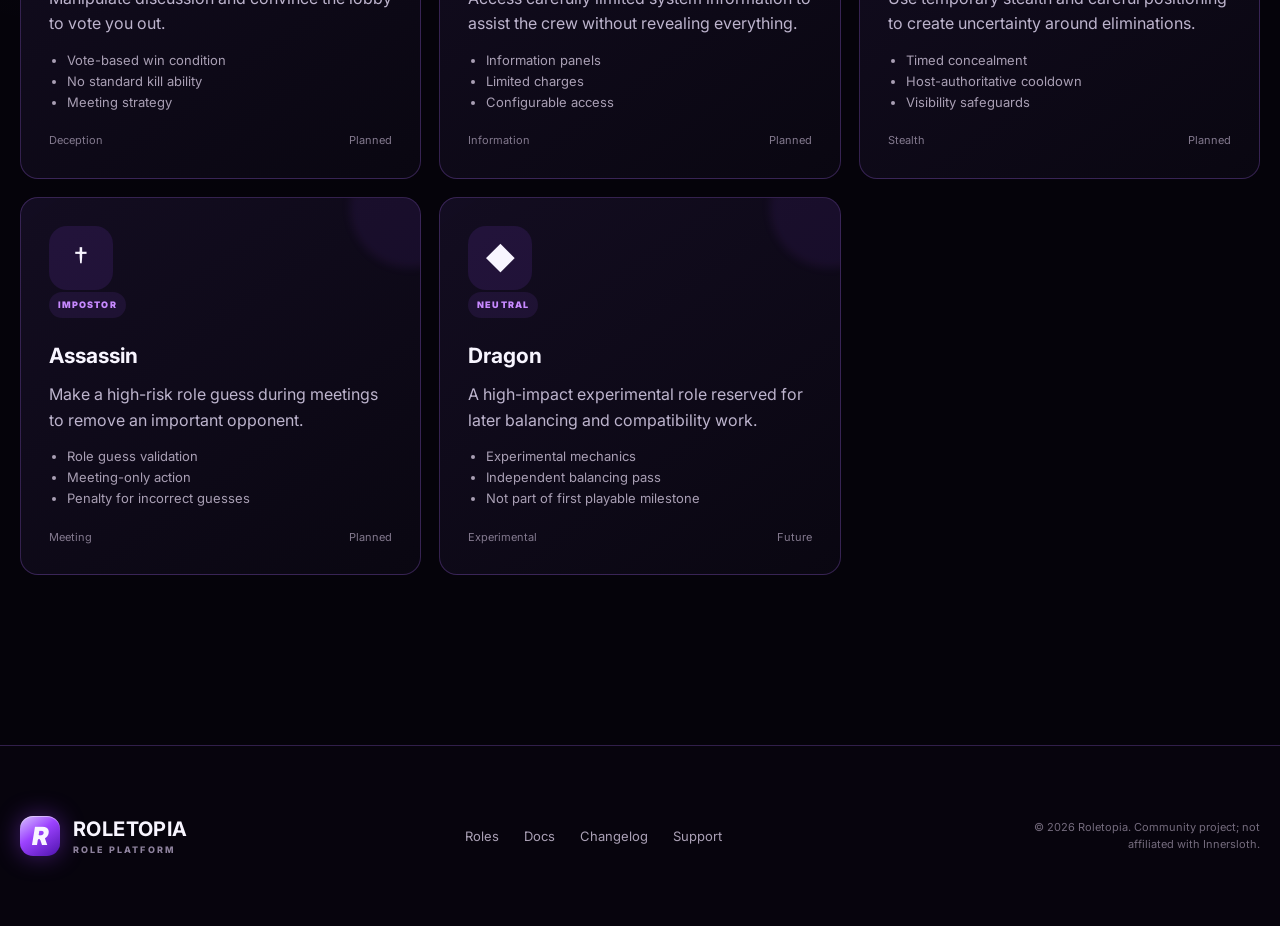
<file: roles.html>
<!doctype html>
<html lang="en">
<head><meta charset="utf-8"><meta name="viewport" content="width=device-width,initial-scale=1"><meta name="description" content="Explore the planned Roletopia role catalog."><meta name="theme-color" content="#090611"><title>Roles — Roletopia</title><link rel="preconnect" href="https://fonts.googleapis.com"><link rel="preconnect" href="https://fonts.gstatic.com" crossorigin><link href="https://fonts.googleapis.com/css2?family=Inter:wght@400;500;600;700;800;900&display=swap" rel="stylesheet"><link rel="stylesheet" href="styles.css"></head>
<body data-page="roles"><a class="skip-link" href="#main-content">Skip to content</a><div class="site-glow" aria-hidden="true"></div>
<header class="site-header"><div class="nav-wrap"><a class="brand" href="index.html"><span class="brand-mark">R</span><span class="brand-copy"><strong>ROLETOPIA</strong><small>ROLE PLATFORM</small></span></a><button class="menu-button" type="button" aria-expanded="false" aria-controls="main-nav"><span></span><span></span><span></span><b>Menu</b></button><nav id="main-nav" class="main-nav"><a data-nav="home" href="index.html">Home</a><a data-nav="roles" href="roles.html">Roles</a><a data-nav="docs" href="docs.html">Docs</a><a data-nav="changelog" href="changelog.html">Changelog</a><a class="nav-download" data-nav="download" href="download.html">Download</a></nav></div></header>
<main id="main-content"><section class="page-hero section-shell reveal"><p class="eyebrow">ROLE ENCYCLOPEDIA</p><h1>CHOOSE YOUR STORY</h1><p>These roles are part of the Roletopia design catalog. Their game integration is still under development, so this page documents the intended behaviors rather than claiming they are playable today.</p></section>
<section class="page-section section-shell"><div class="role-filters reveal"><button class="filter-button active" type="button" data-role-filter="all">All roles</button><button class="filter-button" type="button" data-role-filter="crewmate">Crewmate</button><button class="filter-button" type="button" data-role-filter="neutral">Neutral</button><button class="filter-button" type="button" data-role-filter="impostor">Impostor</button></div>
<div class="role-grid">
<article class="role-detail-card reveal" data-role-alignment="crewmate"><div class="role-symbol">★</div><span class="role-tag">CREWMATE</span><h3>Sheriff</h3><p>Protect the crew by eliminating suspicious players, but a wrong shot carries a severe consequence.</p><ul><li>Host-validated target selection</li><li>Configurable cooldown</li><li>Misfire rules planned</li></ul><div class="role-meta"><span>Offense</span><span>Planned</span></div></article>
<article class="role-detail-card reveal" data-role-alignment="crewmate"><div class="role-symbol">◉</div><span class="role-tag">CREWMATE</span><h3>Medium</h3><p>Gather limited information from eliminated players and help the crew interpret what happened.</p><ul><li>Dead-player interaction</li><li>Information limits</li><li>Meeting-focused utility</li></ul><div class="role-meta"><span>Information</span><span>Planned</span></div></article>
<article class="role-detail-card reveal" data-role-alignment="crewmate"><div class="role-symbol">!</div><span class="role-tag">CREWMATE</span><h3>Snitch</h3><p>Complete tasks to reveal critical information while becoming a priority target late in the game.</p><ul><li>Task threshold trigger</li><li>Late-game reveal</li><li>Host synchronized state</li></ul><div class="role-meta"><span>Tasks</span><span>Planned</span></div></article>
<article class="role-detail-card reveal" data-role-alignment="crewmate"><div class="role-symbol">⌁</div><span class="role-tag">CREWMATE</span><h3>Engineer</h3><p>Use technical knowledge and restricted vent access to move quickly and respond to sabotage.</p><ul><li>Vent permission</li><li>Ability cooldown</li><li>Vanilla-safe presentation goal</li></ul><div class="role-meta"><span>Mobility</span><span>Planned</span></div></article>
<article class="role-detail-card reveal" data-role-alignment="crewmate"><div class="role-symbol">◇</div><span class="role-tag">CREWMATE</span><h3>Guardian</h3><p>Protect another player from a hostile action for a limited period.</p><ul><li>Timed protection</li><li>Single-target validation</li><li>Visible feedback rules</li></ul><div class="role-meta"><span>Defense</span><span>Planned</span></div></article>
<article class="role-detail-card reveal" data-role-alignment="neutral"><div class="role-symbol">♨</div><span class="role-tag">NEUTRAL</span><h3>Arsonist</h3><p>Quietly prepare players and ignite the lobby after satisfying a unique independent win condition.</p><ul><li>Independent objective</li><li>Douse tracking</li><li>Custom victory evaluation</li></ul><div class="role-meta"><span>Solo</span><span>Planned</span></div></article>
<article class="role-detail-card reveal" data-role-alignment="neutral"><div class="role-symbol">☺</div><span class="role-tag">NEUTRAL</span><h3>Jester</h3><p>Manipulate discussion and convince the lobby to vote you out.</p><ul><li>Vote-based win condition</li><li>No standard kill ability</li><li>Meeting strategy</li></ul><div class="role-meta"><span>Deception</span><span>Planned</span></div></article>
<article class="role-detail-card reveal" data-role-alignment="crewmate"><div class="role-symbol">⌘</div><span class="role-tag">CREWMATE</span><h3>Hacker</h3><p>Access carefully limited system information to assist the crew without revealing everything.</p><ul><li>Information panels</li><li>Limited charges</li><li>Configurable access</li></ul><div class="role-meta"><span>Information</span><span>Planned</span></div></article>
<article class="role-detail-card reveal" data-role-alignment="impostor"><div class="role-symbol">◒</div><span class="role-tag">IMPOSTOR</span><h3>Ninja</h3><p>Use temporary stealth and careful positioning to create uncertainty around eliminations.</p><ul><li>Timed concealment</li><li>Host-authoritative cooldown</li><li>Visibility safeguards</li></ul><div class="role-meta"><span>Stealth</span><span>Planned</span></div></article>
<article class="role-detail-card reveal" data-role-alignment="impostor"><div class="role-symbol">†</div><span class="role-tag">IMPOSTOR</span><h3>Assassin</h3><p>Make a high-risk role guess during meetings to remove an important opponent.</p><ul><li>Role guess validation</li><li>Meeting-only action</li><li>Penalty for incorrect guesses</li></ul><div class="role-meta"><span>Meeting</span><span>Planned</span></div></article>
<article class="role-detail-card reveal" data-role-alignment="neutral"><div class="role-symbol">◆</div><span class="role-tag">NEUTRAL</span><h3>Dragon</h3><p>A high-impact experimental role reserved for later balancing and compatibility work.</p><ul><li>Experimental mechanics</li><li>Independent balancing pass</li><li>Not part of first playable milestone</li></ul><div class="role-meta"><span>Experimental</span><span>Future</span></div></article>
</div></section></main>
<footer class="site-footer"><div class="footer-wrap"><a class="brand footer-brand" href="index.html"><span class="brand-mark">R</span><span class="brand-copy"><strong>ROLETOPIA</strong><small>ROLE PLATFORM</small></span></a><div class="footer-links"><a href="roles.html">Roles</a><a href="docs.html">Docs</a><a href="changelog.html">Changelog</a><a href="https://github.com/fastnick21/Roletopia/issues">Support</a></div><p>© 2026 Roletopia. Community project; not affiliated with Innersloth.</p></div></footer><script src="app.js"></script></body></html>
</file>
<file: styles.css>
:root{--bg:#05030a;--bg-2:#090611;--panel:#100a1c;--panel-2:#151024;--line:rgba(177,111,255,.25);--line-strong:rgba(185,112,255,.55);--purple:#9b42ff;--purple-2:#6b20db;--pink:#dc4cff;--cyan:#4bc8ff;--green:#51e6a2;--yellow:#ffc45c;--red:#ff6175;--text:#f8f5ff;--muted:#bdb4cd;--max:1240px;--shadow:0 24px 80px rgba(0,0,0,.35)}
*{box-sizing:border-box}html{scroll-behavior:smooth}body{margin:0;background:radial-gradient(circle at 75% 5%,rgba(111,32,219,.16),transparent 32%),radial-gradient(circle at 10% 45%,rgba(55,115,255,.08),transparent 28%),var(--bg);color:var(--text);font-family:Inter,system-ui,-apple-system,BlinkMacSystemFont,"Segoe UI",sans-serif;line-height:1.6;overflow-x:hidden}body:before{content:"";position:fixed;inset:0;pointer-events:none;z-index:-2;background-image:radial-gradient(circle,rgba(255,255,255,.55) 0 1px,transparent 1.4px);background-size:72px 72px;opacity:.1}body:after{content:"";position:fixed;inset:0;pointer-events:none;z-index:-1;background:linear-gradient(180deg,transparent,rgba(5,3,10,.72) 70%,var(--bg))}a{color:inherit;text-decoration:none}button,input{font:inherit}.skip-link{position:fixed;left:12px;top:-60px;z-index:100;background:white;color:#111;padding:10px 14px;border-radius:8px}.skip-link:focus{top:12px}.site-glow{position:fixed;width:540px;height:540px;border-radius:50%;right:-260px;top:180px;background:rgba(122,43,255,.08);filter:blur(60px);pointer-events:none;z-index:-1}.section-shell,.nav-wrap,.footer-wrap{width:min(var(--max),calc(100% - 40px));margin-inline:auto}
.site-header{position:sticky;top:0;z-index:50;border-bottom:1px solid var(--line);background:rgba(5,3,10,.82);backdrop-filter:blur(18px)}.nav-wrap{min-height:82px;display:flex;align-items:center;justify-content:space-between;gap:24px}.brand{display:flex;align-items:center;gap:13px}.brand-mark{width:46px;height:46px;display:grid;place-items:center;border-radius:13px;background:linear-gradient(145deg,#d7c1ff,#9c42ff 43%,#4e13ac);box-shadow:0 0 24px rgba(151,62,255,.42),inset 0 1px rgba(255,255,255,.45);font-size:29px;font-weight:900;font-style:italic}.brand-copy{display:flex;flex-direction:column;line-height:1}.brand-copy strong{font-size:20px;letter-spacing:.02em}.brand-copy small{margin-top:6px;color:#8d819c;font-size:9px;font-weight:800;letter-spacing:.24em}.main-nav{display:flex;align-items:center;gap:8px}.main-nav a{padding:11px 15px;border-radius:10px;color:#d8d1e2;font-size:13px;font-weight:700;text-transform:uppercase;letter-spacing:.04em;transition:.2s}.main-nav a:hover,.main-nav a.active{color:white;background:rgba(151,66,255,.1)}.main-nav a.active{box-shadow:inset 0 0 0 1px rgba(157,73,255,.24)}.main-nav .nav-download{margin-left:10px;background:linear-gradient(135deg,var(--purple),var(--purple-2));color:white;box-shadow:0 10px 28px rgba(114,34,224,.25)}.menu-button{display:none;background:none;border:0;color:white;padding:8px}.menu-button span{display:block;width:24px;height:2px;background:currentColor;margin:5px}.menu-button b{position:absolute;width:1px;height:1px;overflow:hidden;clip:rect(0 0 0 0)}
.hero{min-height:690px;display:grid;grid-template-columns:1.05fr .95fr;align-items:center;gap:50px;padding-block:86px 72px}.hero-copy{position:relative;z-index:2}.status-pill{display:inline-flex;align-items:center;gap:9px;padding:8px 12px;border:1px solid rgba(80,230,162,.25);border-radius:999px;background:rgba(37,122,86,.1);color:#a8f2cf;font-size:12px;font-weight:700;text-transform:uppercase;letter-spacing:.08em}.status-pill span{width:8px;height:8px;border-radius:50%;background:var(--green);box-shadow:0 0 12px var(--green)}.eyebrow{margin:20px 0 12px;color:#b766ff;font-size:12px;font-weight:900;letter-spacing:.18em;text-transform:uppercase}.hero h1,.page-hero h1{margin:0;background:linear-gradient(180deg,#fff 5%,#e2dcf7 42%,#a663ff 78%,#7031d6);-webkit-background-clip:text;background-clip:text;color:transparent;font-size:clamp(64px,8vw,112px);line-height:.88;letter-spacing:-.065em;text-shadow:0 0 35px rgba(130,55,255,.18)}.hero h2{margin:23px 0 18px;font-size:clamp(28px,3.3vw,46px);line-height:1.05;letter-spacing:-.035em}.hero h2 span{color:var(--cyan)}.hero-text{max-width:650px;margin:0;color:#cec6d8;font-size:18px;line-height:1.8}.hero-actions,.cta-actions{display:flex;align-items:center;gap:14px;flex-wrap:wrap;margin-top:32px}.button{min-height:58px;padding:12px 24px;border:1px solid transparent;border-radius:13px;display:inline-flex;align-items:center;justify-content:center;gap:14px;font-size:13px;font-weight:800;letter-spacing:.03em;text-transform:uppercase;transition:transform .2s,filter .2s,border-color .2s}.button:hover{transform:translateY(-2px);filter:brightness(1.1)}.button-primary{background:linear-gradient(135deg,var(--purple),var(--purple-2));box-shadow:0 14px 34px rgba(112,33,215,.32),inset 0 1px rgba(255,255,255,.22)}.button-secondary{border-color:var(--line-strong);background:rgba(18,12,31,.68)}.button.compact{min-height:48px;padding:10px 19px}.button-symbol{font-size:25px}.button strong,.button small{display:block}.button small{margin-top:2px;color:#ded1f5;font-size:10px;font-weight:500;text-transform:none;letter-spacing:0}.hero-note{display:flex;flex-direction:column;gap:4px;margin-top:20px;color:#8e849b;font-size:12px}.hero-visual{position:relative;min-height:520px;display:grid;place-items:center}.portal-core{position:relative;width:315px;height:315px;border-radius:50%;display:grid;place-items:center;background:radial-gradient(circle,#a75aff 0 7%,#5c1aae 8% 22%,#170a2b 23% 46%,#6d25cf 47% 51%,transparent 52%);box-shadow:0 0 65px rgba(144,61,255,.45),inset 0 0 40px rgba(255,255,255,.15)}.portal-core:before,.portal-core:after{content:"";position:absolute;border-radius:50%;border:1px solid rgba(185,120,255,.48)}.portal-core:before{inset:-34px}.portal-core:after{inset:-72px;border-style:dashed;animation:spin 26s linear infinite}.portal-r{width:96px;height:96px;border-radius:27px;display:grid;place-items:center;background:linear-gradient(145deg,#d8c1ff,#9341ff 48%,#47109d);box-shadow:0 0 35px rgba(176,87,255,.75)}.portal-r:after{content:"R";font-size:62px;font-weight:900;font-style:italic}.orbit{position:absolute;border-radius:50%;border:1px solid rgba(139,79,204,.3)}.orbit-one{width:445px;height:445px;animation:spin 20s linear infinite}.orbit-two{width:510px;height:260px;transform:rotate(-22deg)}.mini-crew{position:absolute;width:58px;height:75px;border-radius:42% 42% 34% 34%;background:currentColor;box-shadow:inset -6px -8px rgba(0,0,0,.2),0 0 22px currentColor}.mini-crew:before{content:"";position:absolute;width:35px;height:19px;left:11px;top:13px;border-radius:12px;background:linear-gradient(145deg,#e9fbff,#76a5d8 55%,#1f376d);border:3px solid #17142b}.mini-crew:after{content:"";position:absolute;bottom:-9px;left:8px;width:42px;height:18px;background:linear-gradient(90deg,currentColor 0 35%,transparent 35% 64%,currentColor 64%);border-radius:0 0 8px 8px}.crew-a{left:20px;top:105px;color:#f15096}.crew-b{right:28px;top:115px;color:#46c6ff}.crew-c{left:66px;bottom:60px;color:#ffc34d}.crew-d{right:55px;bottom:52px;color:#51e69f}.visual-label{position:absolute;padding:7px 10px;border:1px solid var(--line);border-radius:8px;background:rgba(11,7,20,.86);color:#c7bdd2;font-size:9px;font-weight:800;letter-spacing:.16em}.label-one{left:0;top:250px}.label-two{right:0;bottom:170px}@keyframes spin{to{transform:rotate(360deg)}}
.stats-band{display:grid;grid-template-columns:repeat(4,1fr);border:1px solid var(--line);border-radius:18px;background:linear-gradient(180deg,rgba(20,13,33,.9),rgba(11,7,20,.92));box-shadow:var(--shadow)}.stat{padding:27px 28px}.stat+.stat{border-left:1px solid var(--line)}.stat span,.stat small{display:block;color:#94899f;font-size:11px;text-transform:uppercase;letter-spacing:.11em}.stat strong{display:block;margin:5px 0 1px;font-size:29px}.stat small{text-transform:none;letter-spacing:0}.content-block,.roadmap-section,.faq{padding-block:118px}.section-heading{max-width:720px;margin-bottom:42px}.section-heading .eyebrow,.split-copy .eyebrow,.cta-section .eyebrow,.page-hero .eyebrow{margin-top:0}.section-heading h2,.split-copy h2,.cta-section h2,.page-section h2{margin:0;font-size:clamp(34px,4.2vw,56px);line-height:1.08;letter-spacing:-.045em}.section-heading>p:not(.eyebrow),.split-copy>p:not(.eyebrow),.cta-section p,.page-hero p{color:var(--muted);font-size:16px;line-height:1.8}.feature-grid,.roadmap-grid,.role-grid,.download-grid{display:grid;grid-template-columns:repeat(3,1fr);gap:18px}.feature-card,.roadmap-card,.role-detail-card,.download-card,.doc-card,.change-card{position:relative;padding:28px;border:1px solid var(--line);border-radius:18px;background:linear-gradient(145deg,rgba(21,14,36,.9),rgba(10,7,18,.95));overflow:hidden}.feature-card:before,.roadmap-card:before,.role-detail-card:before{content:"";position:absolute;width:120px;height:120px;right:-50px;top:-50px;border-radius:50%;background:rgba(151,66,255,.08);filter:blur(4px)}.feature-number{position:absolute;right:22px;top:20px;color:#665b71;font-size:11px;font-weight:800}.feature-icon{width:50px;height:50px;display:grid;place-items:center;border:1px solid var(--line-strong);border-radius:14px;background:rgba(130,49,231,.12);color:#c783ff;font-size:25px}.feature-card h3,.roadmap-card h3,.role-detail-card h3,.download-card h3,.doc-card h3,.change-card h3{margin:21px 0 9px;font-size:21px}.feature-card p,.roadmap-card p,.role-detail-card p,.download-card p,.doc-card p,.change-card p{margin:0;color:var(--muted)}.feature-card a,.doc-card a{display:inline-block;margin-top:20px;color:#c27bff;font-size:13px;font-weight:700}.split-section{display:grid;grid-template-columns:1.05fr .95fr;gap:70px;align-items:center;padding-block:100px;border-top:1px solid var(--line);border-bottom:1px solid var(--line)}.role-showcase{min-height:420px;position:relative}.role-card{position:absolute;width:230px;min-height:290px;padding:26px;border:1px solid var(--line);border-radius:22px;background:linear-gradient(165deg,#24143b,#0d0916 70%);box-shadow:0 24px 45px rgba(0,0,0,.35)}.role-card:before{content:"";display:block;width:95px;height:115px;margin:5px auto 28px;border-radius:46% 46% 34% 34%;background:currentColor;box-shadow:inset -12px -14px rgba(0,0,0,.18),0 0 25px currentColor}.role-card span{font-size:9px;font-weight:900;letter-spacing:.14em}.role-card h3{margin:5px 0;font-size:25px}.role-card p{margin:0;color:#a99eb7;font-size:13px}.role-sheriff{left:0;top:42px;color:#4ccaff;transform:rotate(-7deg)}.role-jester{left:31%;top:0;color:#c45bff;z-index:2}.role-arsonist{right:0;top:55px;color:#ff8c45;transform:rotate(7deg)}.split-copy{padding-left:15px}.roadmap-card>span,.role-tag,.change-badge{display:inline-block;padding:6px 9px;border-radius:999px;background:rgba(157,78,255,.1);color:#c789ff;font-size:9px;font-weight:900;letter-spacing:.12em}.roadmap-card.complete>span{background:rgba(61,220,147,.1);color:#76eeb4}.roadmap-card.active{border-color:rgba(174,91,255,.55);box-shadow:0 0 38px rgba(112,36,221,.12)}.roadmap-card.active>span{background:rgba(81,187,255,.1);color:#75d1ff}.cta-section{margin-block:20px 100px;padding:50px;display:flex;align-items:center;justify-content:space-between;gap:35px;border:1px solid var(--line-strong);border-radius:22px;background:radial-gradient(circle at 90% 30%,rgba(149,60,255,.18),transparent 38%),linear-gradient(145deg,#19102b,#0b0714);box-shadow:var(--shadow)}.cta-section>div:first-child{max-width:730px}.cta-actions{margin:0;flex-shrink:0}.faq{border-top:1px solid var(--line)}.faq-list{max-width:900px}.faq details{border-bottom:1px solid var(--line)}.faq summary{list-style:none;cursor:pointer;padding:22px 2px;display:flex;justify-content:space-between;gap:25px;font-weight:700}.faq summary::-webkit-details-marker{display:none}.faq summary span{color:#ac66ef;font-size:23px}.faq details p{max-width:760px;margin:0 0 22px;color:var(--muted)}
.site-footer{margin-top:80px;border-top:1px solid var(--line);background:#07040d}.footer-wrap{min-height:180px;display:grid;grid-template-columns:auto 1fr auto;align-items:center;gap:30px}.footer-brand .brand-mark{width:40px;height:40px;font-size:25px}.footer-links{display:flex;justify-content:center;gap:25px;color:#aaa0b5;font-size:13px}.footer-links a:hover{color:white}.footer-wrap>p{max-width:260px;color:#746b7d;font-size:11px;text-align:right}
.page-hero{padding-block:95px 65px;text-align:center}.page-hero h1{font-size:clamp(54px,7vw,92px)}.page-hero p{max-width:760px;margin:25px auto 0}.page-section{padding-block:55px 90px}.page-section+.page-section{border-top:1px solid var(--line)}.role-filters{display:flex;gap:10px;flex-wrap:wrap;margin-bottom:30px}.filter-button{padding:9px 14px;border:1px solid var(--line);border-radius:999px;background:transparent;color:#bdb4c8;cursor:pointer;font-size:12px;font-weight:700}.filter-button.active,.filter-button:hover{border-color:var(--line-strong);background:rgba(151,66,255,.12);color:white}.role-detail-card[hidden]{display:none}.role-detail-card .role-symbol{width:64px;height:64px;display:grid;place-items:center;border-radius:18px;background:rgba(151,66,255,.12);font-size:30px}.role-detail-card ul{padding-left:18px;color:#a99fb4;font-size:13px}.role-meta{display:flex;justify-content:space-between;gap:10px;margin-top:20px;color:#83798e;font-size:11px}.download-grid{grid-template-columns:1.15fr .85fr}.download-card.primary-download{border-color:rgba(154,72,255,.5);background:radial-gradient(circle at 90% 10%,rgba(150,64,255,.18),transparent 35%),linear-gradient(145deg,#1a102d,#0b0714)}.release-status{display:flex;align-items:center;gap:9px;color:#ffc86e;font-size:12px;font-weight:700}.release-status span{width:8px;height:8px;border-radius:50%;background:#ffc45c;box-shadow:0 0 12px #ffc45c}.download-list{margin:24px 0 0;padding:0;list-style:none}.download-list li{padding:11px 0;border-bottom:1px solid var(--line);color:#bdb3c8}.requirements{display:grid;grid-template-columns:repeat(2,1fr);gap:12px;margin-top:25px}.requirement{padding:17px;border:1px solid var(--line);border-radius:13px;background:rgba(255,255,255,.015)}.requirement strong,.requirement small{display:block}.requirement small{color:#8f8499}.notice{padding:18px 20px;border-left:3px solid var(--yellow);border-radius:6px 13px 13px 6px;background:rgba(255,196,92,.07);color:#d8c8ad}.docs-layout{display:grid;grid-template-columns:240px 1fr;gap:42px;align-items:start}.docs-sidebar{position:sticky;top:108px;border:1px solid var(--line);border-radius:16px;padding:16px;background:rgba(13,8,23,.8)}.docs-sidebar a{display:block;padding:9px 10px;border-radius:8px;color:#a99eb5;font-size:13px}.docs-sidebar a:hover{background:rgba(151,66,255,.1);color:white}.docs-content section{scroll-margin-top:115px;margin-bottom:70px}.docs-content h2{font-size:34px}.docs-content h3{margin-top:30px}.docs-content p,.docs-content li{color:var(--muted)}.code-block{overflow:auto;padding:18px;border:1px solid var(--line);border-radius:13px;background:#08050e;color:#d8c3ef;font-family:ui-monospace,SFMono-Regular,Consolas,monospace;font-size:13px}.doc-card{margin-top:20px}.change-list{display:grid;gap:17px;max-width:900px;margin-inline:auto}.change-card{display:grid;grid-template-columns:140px 1fr;gap:25px}.change-date{color:#8f849a;font-size:12px}.change-card h3{margin-top:10px}.change-card ul{margin:12px 0 0;padding-left:18px;color:#aaa0b5}.empty-state{text-align:center;padding:55px;border:1px dashed var(--line-strong);border-radius:20px;color:var(--muted)}
.reveal{opacity:0;transform:translateY(18px);transition:opacity .65s ease,transform .65s ease}.reveal.visible{opacity:1;transform:none}@media (prefers-reduced-motion:reduce){html{scroll-behavior:auto}.reveal{opacity:1;transform:none;transition:none}.portal-core:after,.orbit-one{animation:none}}
@media (max-width:980px){.hero{grid-template-columns:1fr;padding-top:70px}.hero-visual{min-height:500px}.stats-band{grid-template-columns:repeat(2,1fr)}.stat:nth-child(3){border-left:0;border-top:1px solid var(--line)}.stat:nth-child(4){border-top:1px solid var(--line)}.feature-grid,.roadmap-grid,.role-grid{grid-template-columns:repeat(2,1fr)}.split-section{grid-template-columns:1fr}.split-copy{padding:0}.footer-wrap{grid-template-columns:1fr;text-align:center;padding-block:35px}.footer-links{flex-wrap:wrap}.footer-wrap>p{max-width:none;text-align:center}.download-grid{grid-template-columns:1fr}.docs-layout{grid-template-columns:1fr}.docs-sidebar{position:static;display:flex;flex-wrap:wrap}.change-card{grid-template-columns:1fr;gap:8px}}
@media (max-width:740px){.section-shell,.nav-wrap,.footer-wrap{width:min(100% - 24px,var(--max))}.nav-wrap{min-height:70px;flex-wrap:wrap}.brand-copy strong{font-size:17px}.brand-copy small{font-size:8px}.brand-mark{width:41px;height:41px;font-size:25px}.menu-button{display:block}.main-nav{display:none;width:100%;padding:8px 0 15px;flex-direction:column;align-items:stretch}.main-nav.open{display:flex}.main-nav a{padding:12px}.main-nav .nav-download{margin:3px 0 0}.hero{min-height:0;padding-block:62px 45px}.hero h1{font-size:clamp(53px,17vw,78px)}.hero-text{font-size:16px}.hero-actions{align-items:stretch;flex-direction:column}.button{width:100%}.hero-visual{min-height:390px;transform:scale(.82);margin:-30px 0}.portal-core{width:275px;height:275px}.orbit-one{width:390px;height:390px}.orbit-two{width:420px}.mini-crew{width:49px;height:65px}.mini-crew:before{width:31px;left:9px}.visual-label{display:none}.stats-band{grid-template-columns:1fr}.stat+.stat,.stat:nth-child(3),.stat:nth-child(4){border-left:0;border-top:1px solid var(--line)}.content-block,.roadmap-section,.faq{padding-block:80px}.feature-grid,.roadmap-grid,.role-grid{grid-template-columns:1fr}.role-showcase{min-height:470px;transform:scale(.84);margin:-30px}.role-sheriff{left:-5px}.role-jester{left:23%}.role-arsonist{right:-5px}.cta-section{padding:30px;align-items:stretch;flex-direction:column}.cta-actions{align-items:stretch;flex-direction:column}.page-hero{padding-block:70px 45px}.requirements{grid-template-columns:1fr}.footer-links{gap:15px}.docs-sidebar{display:block}.change-card{padding:22px}}
</file>
